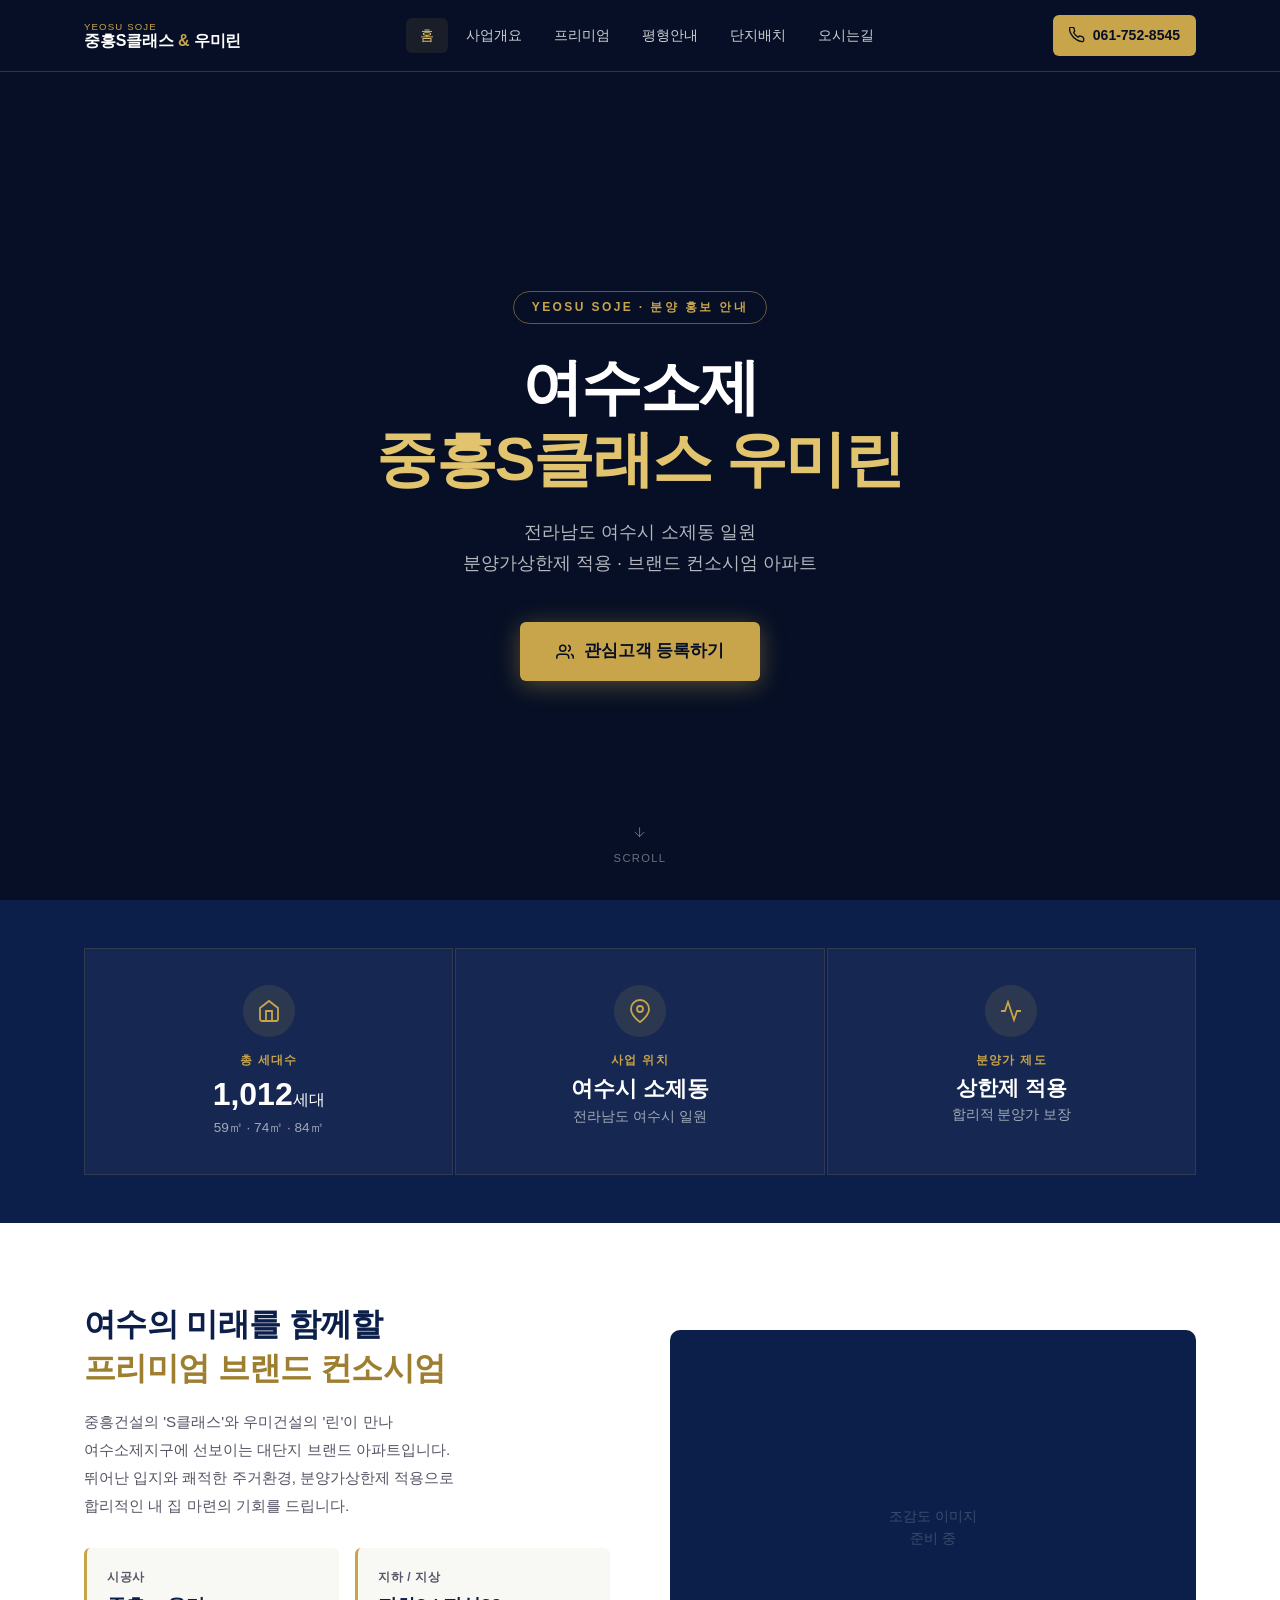
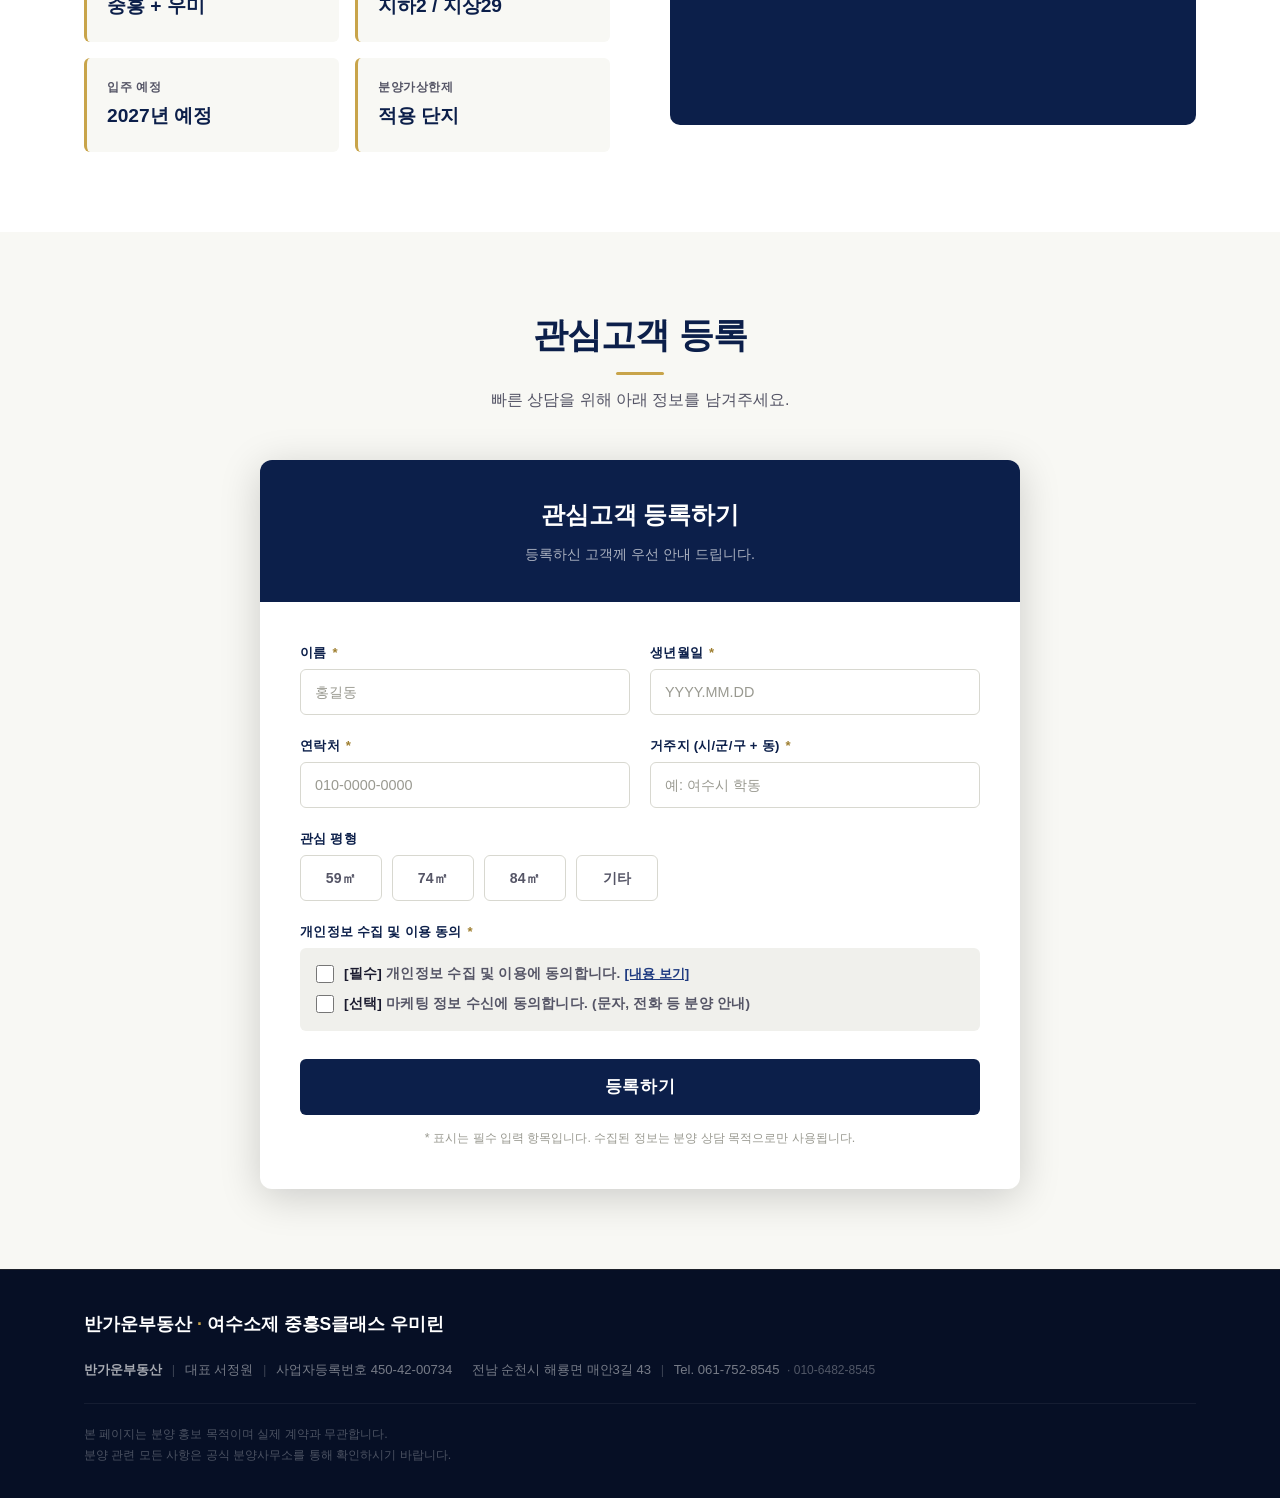
<file: index.html>
<!DOCTYPE html>
<html lang="ko">
<head>
  <meta charset="UTF-8" />
  <meta name="viewport" content="width=device-width, initial-scale=1.0" />
  <title>여수소제 중흥S클래스 우미린 | 분양 홍보 안내</title>
  <meta name="description" content="여수소제 중흥S클래스 우미린 분양 홍보 안내. 전라남도 여수시 소제동 일원. 분양가상한제 적용. 관심고객 등록 접수 중." />
  <meta name="google-site-verification" content="Ij6IKbmeL9rx71hEdf-LCKEsFnjbSiz9T_eEJBcsdVE" />
  <meta name="naver-site-verification" content="fa82c7fdf71fda6fe7c679f4a6b2dc60ab929c32" />
  <link rel="stylesheet" href="css/style.css" />
  <style>
    /* index 전용 추가 스타일 */
    .intro-section {
      background: var(--white);
      padding: 80px 0;
    }
    .intro-grid {
      display: grid;
      grid-template-columns: 1fr 1fr;
      gap: 60px;
      align-items: center;
    }
    .intro-text h2 {
      font-size: clamp(1.5rem, 3vw, 2rem);
      font-weight: 700;
      color: var(--navy);
      line-height: 1.35;
      margin-bottom: 18px;
      letter-spacing: -0.02em;
    }
    .intro-text h2 em {
      font-style: normal;
      color: var(--gold-dark);
    }
    .intro-text p {
      font-size: 0.95rem;
      color: var(--text-light);
      line-height: 1.85;
      margin-bottom: 28px;
    }
    .intro-stats {
      display: grid;
      grid-template-columns: 1fr 1fr;
      gap: 16px;
    }
    .stat-box {
      background: var(--off-white);
      border-radius: var(--radius);
      padding: 20px;
      border-left: 3px solid var(--gold);
    }
    .stat-box .s-label { font-size: 0.75rem; color: var(--text-light); margin-bottom: 4px; font-weight: 600; letter-spacing: 0.05em; }
    .stat-box .s-val { font-size: 1.2rem; font-weight: 800; color: var(--navy); }
    .intro-img {
      border-radius: 10px;
      overflow: hidden;
      aspect-ratio: 4/3;
      background: var(--navy);
      display: flex;
      align-items: center;
      justify-content: center;
    }
    .intro-img img {
      width: 100%;
      height: 100%;
      object-fit: cover;
    }
    @media (max-width: 768px) {
      .intro-grid { grid-template-columns: 1fr; gap: 36px; }
      .intro-img { display: none; }
    }
  </style>
</head>
<body class="page-body">

  <!-- ░░ HEADER ░░ -->
  <header id="site-header">
    <div class="container">
      <div class="header-logo">
        <a href="index.html">
          <span class="logo-sub">Yeosu Soje</span>
          <span class="logo-main">중흥S클래스 <span>&</span> 우미린</span>
        </a>
      </div>

      <nav class="header-nav" aria-label="주 메뉴">
        <a href="index.html" class="active">홈</a>
        <a href="pages/사업개요.html">사업개요</a>
        <a href="pages/프리미엄.html">프리미엄</a>
        <a href="pages/평형안내.html">평형안내</a>
        <a href="pages/단지배치.html">단지배치</a>
        <a href="pages/오시는길.html">오시는길</a>
      </nav>

      <a href="tel:061-752-8545" class="header-phone">
        <svg width="16" height="16" fill="none" stroke="currentColor" stroke-width="2" viewBox="0 0 24 24">
          <path d="M22 16.92v3a2 2 0 01-2.18 2 19.79 19.79 0 01-8.63-3.07A19.5 19.5 0 013.7 11.37 19.79 19.79 0 01.63 2.74 2 2 0 012.61.57h3a2 2 0 012 1.72c.127.96.361 1.903.7 2.81a2 2 0 01-.45 2.11L6.91 8.19a16 16 0 006.9 6.9l.95-.95a2 2 0 012.11-.45c.907.339 1.85.573 2.81.7a2 2 0 011.72 2.03z"/>
        </svg>
        <span class="header-phone-text">061-752-8545</span>
      </a>

      <button class="hamburger" id="hamburger" aria-label="메뉴 열기" aria-expanded="false">
        <span></span><span></span><span></span>
      </button>
    </div>
  </header>

  <!-- 모바일 메뉴 -->
  <nav class="mobile-nav" id="mobile-nav" aria-label="모바일 메뉴">
    <a href="index.html" class="active">홈</a>
    <a href="pages/사업개요.html">사업개요</a>
    <a href="pages/프리미엄.html">프리미엄</a>
    <a href="pages/평형안내.html">평형안내</a>
    <a href="pages/단지배치.html">단지배치</a>
    <a href="pages/오시는길.html">오시는길</a>
    <a href="tel:061-752-8545" class="mobile-nav-phone">📞 061-752-8545</a>
  </nav>

  <main>
    <!-- ░░ HERO ░░ -->
    <section class="hero" aria-label="메인 비주얼">
      <div class="hero-bg" role="img" aria-label="여수소제 중흥S클래스 우미린 조감도"></div>
      <div class="hero-content">
        <span class="hero-label">Yeosu Soje · 분양 홍보 안내</span>
        <h1>
          여수소제<br />
          <strong>중흥S클래스 우미린</strong>
        </h1>
        <p class="hero-sub">
          전라남도 여수시 소제동 일원<br />
          분양가상한제 적용 · 브랜드 컨소시엄 아파트
        </p>
        <a href="#form" class="hero-cta">
          <svg width="18" height="18" fill="none" stroke="currentColor" stroke-width="2" viewBox="0 0 24 24">
            <path d="M17 21v-2a4 4 0 00-4-4H5a4 4 0 00-4 4v2"/><circle cx="9" cy="7" r="4"/>
            <path d="M23 21v-2a4 4 0 00-3-3.87M16 3.13a4 4 0 010 7.75"/>
          </svg>
          관심고객 등록하기
        </a>
      </div>
      <div class="hero-scroll" aria-hidden="true">
        <svg width="16" height="20" fill="none" stroke="currentColor" stroke-width="1.5" viewBox="0 0 24 30">
          <path d="M12 5v14M5 12l7 7 7-7"/>
        </svg>
        SCROLL
      </div>
    </section>

    <!-- ░░ BADGES ░░ -->
    <section class="badges-section" aria-label="핵심 요약">
      <div class="container">
        <div class="badges-grid">

          <div class="badge-item">
            <div class="badge-icon">
              <svg width="24" height="24" fill="none" stroke="currentColor" stroke-width="1.8" viewBox="0 0 24 24">
                <path d="M3 9l9-7 9 7v11a2 2 0 01-2 2H5a2 2 0 01-2-2z"/>
                <polyline points="9 22 9 12 15 12 15 22"/>
              </svg>
            </div>
            <div class="badge-label">총 세대수</div>
            <div class="badge-value">1,012<span style="font-size:1rem;font-weight:500">세대</span></div>
            <div class="badge-unit">59㎡ · 74㎡ · 84㎡</div>
          </div>

          <div class="badge-item">
            <div class="badge-icon">
              <svg width="24" height="24" fill="none" stroke="currentColor" stroke-width="1.8" viewBox="0 0 24 24">
                <path d="M21 10c0 7-9 13-9 13s-9-6-9-13a9 9 0 0118 0z"/>
                <circle cx="12" cy="10" r="3"/>
              </svg>
            </div>
            <div class="badge-label">사업 위치</div>
            <div class="badge-value" style="font-size:1.4rem">여수시 소제동</div>
            <div class="badge-unit">전라남도 여수시 일원</div>
          </div>

          <div class="badge-item">
            <div class="badge-icon">
              <svg width="24" height="24" fill="none" stroke="currentColor" stroke-width="1.8" viewBox="0 0 24 24">
                <polyline points="22 12 18 12 15 21 9 3 6 12 2 12"/>
              </svg>
            </div>
            <div class="badge-label">분양가 제도</div>
            <div class="badge-value" style="font-size:1.3rem">상한제 적용</div>
            <div class="badge-unit">합리적 분양가 보장</div>
          </div>

        </div>
      </div>
    </section>

    <!-- ░░ INTRO ░░ -->
    <section class="intro-section">
      <div class="container">
        <div class="intro-grid">
          <div class="intro-text">
            <h2>
              여수의 미래를 함께할<br />
              <em>프리미엄 브랜드 컨소시엄</em>
            </h2>
            <p>
              중흥건설의 'S클래스'와 우미건설의 '린'이 만나<br />
              여수소제지구에 선보이는 대단지 브랜드 아파트입니다.<br />
              뛰어난 입지와 쾌적한 주거환경, 분양가상한제 적용으로<br />
              합리적인 내 집 마련의 기회를 드립니다.
            </p>
            <div class="intro-stats">
              <div class="stat-box">
                <div class="s-label">시공사</div>
                <div class="s-val">중흥 + 우미</div>
              </div>
              <div class="stat-box">
                <div class="s-label">지하 / 지상</div>
                <div class="s-val">지하2 / 지상29</div>
              </div>
              <div class="stat-box">
                <div class="s-label">입주 예정</div>
                <div class="s-val">2027년 예정</div>
              </div>
              <div class="stat-box">
                <div class="s-label">분양가상한제</div>
                <div class="s-val">적용 단지</div>
              </div>
            </div>
          </div>
          <div class="intro-img">
            <img src="https://www.xn----co1fk2duzs.kr/img/intro_img.jpg"
                 alt="여수소제 중흥S클래스 우미린 조감도"
                 onerror="this.parentElement.innerHTML='<div style=\'display:flex;align-items:center;justify-content:center;width:100%;height:100%;color:rgba(255,255,255,0.2);font-size:0.85rem;text-align:center;padding:20px;\'>조감도 이미지<br>준비 중</div>'" />
          </div>
        </div>
      </div>
    </section>

    <!-- ░░ FORM ░░ -->
    <section class="form-section section" id="form">
      <div class="container">
        <div class="section-title">
          <h2>관심고객 등록</h2>
          <span class="title-bar"></span>
          <p>빠른 상담을 위해 아래 정보를 남겨주세요.</p>
        </div>

        <div class="form-wrap">
          <div class="form-header">
            <h2>관심고객 등록하기</h2>
            <p>등록하신 고객께 우선 안내 드립니다.</p>
          </div>

          <form class="form-body" id="regForm" novalidate>

            <div class="form-row">
              <div class="form-group">
                <label for="name">이름 <span class="req">*</span></label>
                <input type="text" id="name" name="name" placeholder="홍길동" required autocomplete="name" />
              </div>
              <div class="form-group">
                <label for="birthdate">생년월일 <span class="req">*</span></label>
                <input type="text" id="birthdate" name="birthdate" placeholder="YYYY.MM.DD" maxlength="10" required inputmode="numeric" />
              </div>
            </div>

            <div class="form-row">
              <div class="form-group">
                <label for="phone">연락처 <span class="req">*</span></label>
                <input type="tel" id="phone" name="phone" placeholder="010-0000-0000" required autocomplete="tel" inputmode="tel" />
              </div>
              <div class="form-group">
                <label for="region">거주지 (시/군/구 + 동) <span class="req">*</span></label>
                <input type="text" id="region" name="region" placeholder="예: 여수시 학동" required />
              </div>
            </div>

            <div class="form-row full">
              <div class="form-group">
                <label>관심 평형</label>
                <div class="size-options" role="group" aria-label="관심 평형 선택">
                  <input type="radio" class="size-option" id="s59" name="size" value="59㎡" />
                  <label for="s59">59㎡</label>
                  <input type="radio" class="size-option" id="s74" name="size" value="74㎡" />
                  <label for="s74">74㎡</label>
                  <input type="radio" class="size-option" id="s84" name="size" value="84㎡" />
                  <label for="s84">84㎡</label>
                  <input type="radio" class="size-option" id="sEtc" name="size" value="기타" />
                  <label for="sEtc">기타</label>
                </div>
              </div>
            </div>

            <div class="form-row full">
              <div class="form-group">
                <label>개인정보 수집 및 이용 동의 <span class="req">*</span></label>
                <div class="consent-wrap">
                  <div class="consent-row">
                    <input type="checkbox" id="privacyAgree" name="privacyAgree" required />
                    <label for="privacyAgree">
                      <strong>[필수]</strong> 개인정보 수집 및 이용에 동의합니다.
                      <button type="button" class="consent-link" id="privacyModalBtn">[내용 보기]</button>
                    </label>
                  </div>
                  <div class="consent-row">
                    <input type="checkbox" id="marketingAgree" name="marketingAgree" />
                    <label for="marketingAgree">
                      <strong>[선택]</strong> 마케팅 정보 수신에 동의합니다. (문자, 전화 등 분양 안내)
                    </label>
                  </div>
                </div>
              </div>
            </div>

            <div class="form-submit">
              <button type="submit" class="btn-submit" id="submitBtn">등록하기</button>
              <p class="form-note">* 표시는 필수 입력 항목입니다. 수집된 정보는 분양 상담 목적으로만 사용됩니다.</p>
            </div>

          </form>
        </div>
      </div>
    </section>
  </main>

  <!-- ░░ FOOTER ░░ -->
  <footer id="site-footer">
    <div class="container">
      <div class="footer-inner">
        <div class="footer-logo">반가운부동산 <span>·</span> 여수소제 중흥S클래스 우미린</div>
        <div class="footer-info">
          <strong>반가운부동산</strong>
          <span class="footer-divider">|</span>
          대표 서정원
          <span class="footer-divider">|</span>
          사업자등록번호 450-42-00734
          <span class="footer-divider br"></span>
          전남 순천시 해룡면 매안3길 43
          <span class="footer-divider">|</span>
          Tel. 061-752-8545
          <span class="footer-mobile">· 010-6482-8545</span>
        </div>
        <p class="footer-disclaimer">
          본 페이지는 분양 홍보 목적이며 실제 계약과 무관합니다.<br />
          분양 관련 모든 사항은 공식 분양사무소를 통해 확인하시기 바랍니다.
        </p>
      </div>
    </div>
  </footer>

  <!-- ░░ 개인정보 모달 ░░ -->
  <div class="modal-overlay" id="privacyModal" role="dialog" aria-modal="true" aria-labelledby="modal-title">
    <div class="modal-box">
      <div class="modal-header">
        <h3 id="modal-title">개인정보 수집 및 이용 동의</h3>
        <button class="modal-close" id="modalClose" aria-label="닫기">&times;</button>
      </div>
      <div class="modal-body">
        <h4>1. 수집하는 개인정보 항목</h4>
        <p>이름, 생년월일, 연락처(전화번호), 거주지(시/군/구, 동), 관심 평형</p>

        <h4>2. 개인정보의 수집 및 이용 목적</h4>
        <ul>
          <li>분양 관련 상담 및 안내 (전화, 문자)</li>
          <li>관심고객 등록 확인 및 연락</li>
          <li>분양 일정·정보 제공</li>
        </ul>

        <h4>3. 개인정보의 보유 및 이용 기간</h4>
        <p>수집일로부터 <strong>1년</strong> 또는 동의 철회 시까지 보유 후 즉시 파기합니다.</p>

        <h4>4. 동의 거부 권리 및 불이익</h4>
        <p>귀하는 개인정보 제공에 동의하지 않을 권리가 있습니다. 다만, 동의를 거부하시는 경우 관심고객 등록 및 분양 안내 서비스 이용이 제한될 수 있습니다.</p>

        <h4>5. 개인정보 처리자</h4>
        <p>
          반가운부동산 | 대표 서정원<br />
          전남 순천시 해룡면 매안3길 43<br />
          연락처: 010-6482-8545
        </p>

        <h4>6. 마케팅 정보 수신 동의 (선택)</h4>
        <p>선택 동의 항목으로, 분양 관련 광고성 정보(문자, 전화 안내)를 수신하는 데 동의합니다. 동의하지 않아도 서비스 이용에 불이익이 없습니다.</p>
      </div>
      <div class="modal-footer">
        <button class="btn-modal-confirm" id="modalConfirm">확인 후 동의</button>
      </div>
    </div>
  </div>

  <script>
    // ── 햄버거 메뉴 ──
    const ham = document.getElementById('hamburger');
    const mNav = document.getElementById('mobile-nav');
    ham.addEventListener('click', () => {
      const open = mNav.classList.toggle('open');
      ham.classList.toggle('open', open);
      ham.setAttribute('aria-expanded', open);
    });

    // ── 개인정보 모달 ──
    const modal = document.getElementById('privacyModal');
    document.getElementById('privacyModalBtn').addEventListener('click', () => {
      modal.classList.add('open');
    });
    document.getElementById('modalClose').addEventListener('click', () => {
      modal.classList.remove('open');
    });
    document.getElementById('modalConfirm').addEventListener('click', () => {
      document.getElementById('privacyAgree').checked = true;
      modal.classList.remove('open');
    });
    modal.addEventListener('click', e => {
      if (e.target === modal) modal.classList.remove('open');
    });

    // ── 생년월일 자동 포맷 ──
    document.getElementById('birthdate').addEventListener('input', function () {
      let v = this.value.replace(/\D/g, '');
      if (v.length > 4) v = v.slice(0,4) + '.' + v.slice(4);
      if (v.length > 7) v = v.slice(0,7) + '.' + v.slice(7);
      this.value = v.slice(0, 10);
    });

    // ── 전화번호 자동 하이픈 ──
    document.getElementById('phone').addEventListener('input', function () {
      let v = this.value.replace(/\D/g, '');
      if (v.length <= 3) this.value = v;
      else if (v.length <= 7) this.value = v.slice(0,3) + '-' + v.slice(3);
      else this.value = v.slice(0,3) + '-' + v.slice(3,7) + '-' + v.slice(7,11);
    });

    // ── 폼 제출 (hidden form + iframe 방식 — CORS 우회) ──
    const APPS_SCRIPT_URL = 'https://script.google.com/macros/s/AKfycbyvaDe14YsS1ezW_KalAMIRWdNLm2VXMGM4ZbEAXbR8eXC430jJXi7PNleZmpAjU03g/exec';

    // 숨겨진 iframe (응답 수신용)
    const hiddenIframe = document.createElement('iframe');
    hiddenIframe.name = 'gas_iframe';
    hiddenIframe.style.display = 'none';
    document.body.appendChild(hiddenIframe);

    document.getElementById('regForm').addEventListener('submit', function (e) {
      e.preventDefault();

      const name      = document.getElementById('name').value.trim();
      const birthdate = document.getElementById('birthdate').value.trim();
      const phone     = document.getElementById('phone').value.trim();
      const region    = document.getElementById('region').value.trim();
      const sizeEl    = document.querySelector('input[name="size"]:checked');
      const size      = sizeEl ? sizeEl.value : '미선택';
      const privacy   = document.getElementById('privacyAgree').checked;
      const marketing = document.getElementById('marketingAgree').checked;

      // 유효성 검사
      if (!name)            return alert('이름을 입력해주세요.');
      if (!/^\d{4}\.\d{2}\.\d{2}$/.test(birthdate))
                            return alert('생년월일을 YYYY.MM.DD 형식으로 입력해주세요.');
      if (!/^\d{2,3}-\d{3,4}-\d{4}$/.test(phone))
                            return alert('연락처를 올바르게 입력해주세요.');
      if (!region)          return alert('거주지를 입력해주세요.');
      if (!privacy)         return alert('개인정보 수집 및 이용에 동의해주세요.');

      const btn = document.getElementById('submitBtn');
      btn.disabled = true;
      btn.textContent = '전송 중...';

      // hidden form 생성 후 iframe으로 제출
      const fields = {
        name, birthdate, phone, region, size,
        marketing: marketing ? '동의' : '미동의'
      };

      const tempForm = document.createElement('form');
      tempForm.method = 'POST';
      tempForm.action = APPS_SCRIPT_URL;
      tempForm.target = 'gas_iframe';
      tempForm.style.display = 'none';

      Object.entries(fields).forEach(([key, val]) => {
        const input = document.createElement('input');
        input.type  = 'hidden';
        input.name  = key;
        input.value = val;
        tempForm.appendChild(input);
      });

      document.body.appendChild(tempForm);

      hiddenIframe.onload = function () {
        alert('등록되었습니다. 빠른 시일 내 연락드리겠습니다.');
        document.getElementById('regForm').reset();
        btn.disabled = false;
        btn.textContent = '등록하기';
        document.body.removeChild(tempForm);
        hiddenIframe.onload = null;
      };

      tempForm.submit();
    });
  </script>
</body>
</html>
</file>
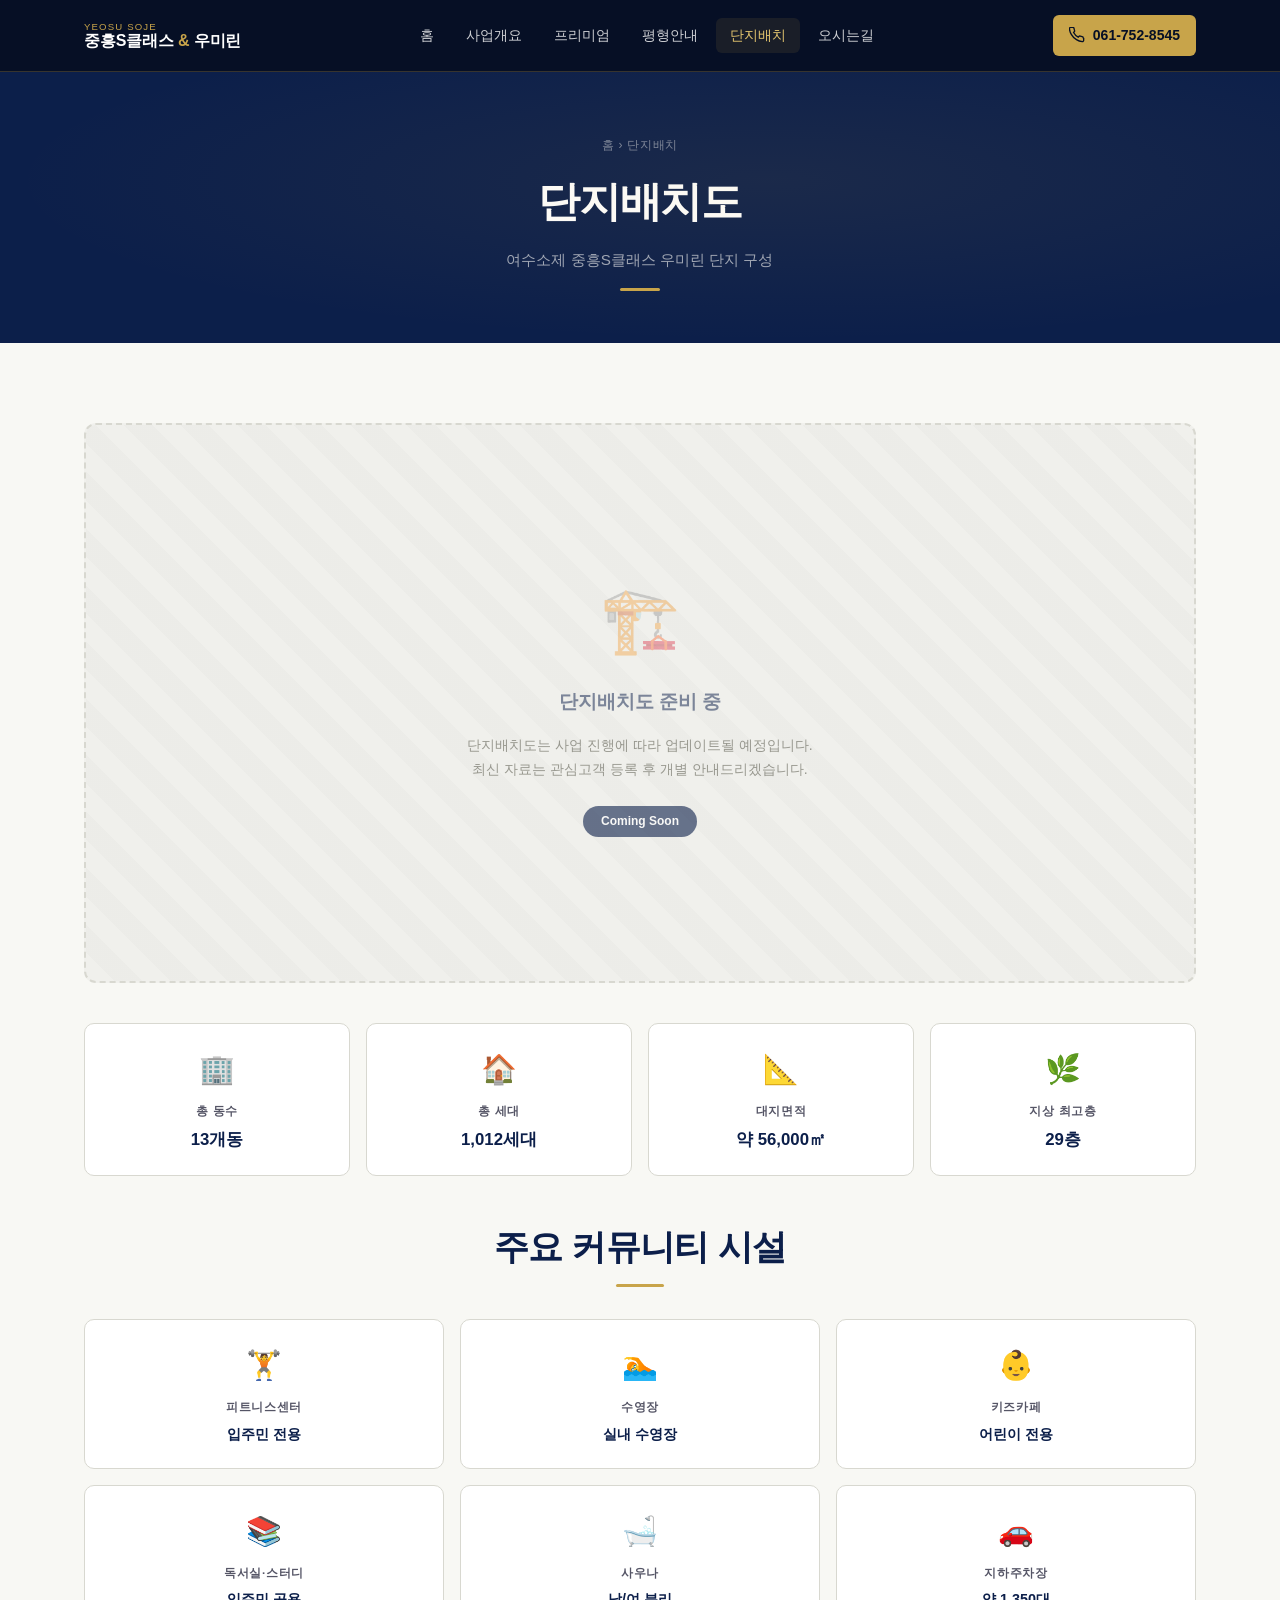
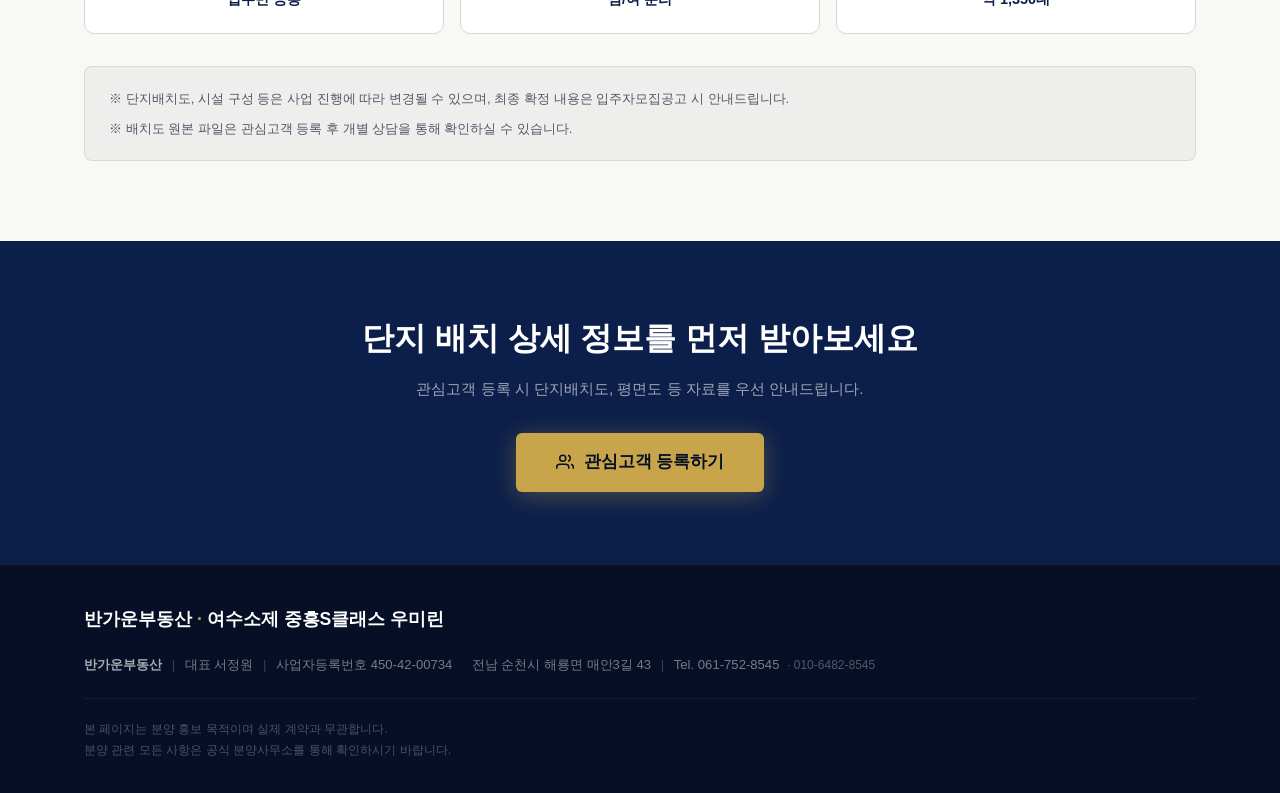
<file: pages/단지배치.html>
<!DOCTYPE html>
<html lang="ko">
<head>
  <meta charset="UTF-8" />
  <meta name="viewport" content="width=device-width, initial-scale=1.0" />
  <title>단지배치 | 여수소제 중흥S클래스 우미린</title>
  <meta name="description" content="여수소제 중흥S클래스 우미린 단지배치도 안내" />
  <link rel="stylesheet" href="../css/style.css" />
  <style>
    .siteplan-section { background: var(--off-white); }
    #site-plan {
      background: var(--gray-light);
      border: 2px dashed var(--gray);
      border-radius: 12px;
      min-height: 560px;
      display: flex;
      flex-direction: column;
      align-items: center;
      justify-content: center;
      text-align: center;
      gap: 16px;
      padding: 40px;
      position: relative;
      overflow: hidden;
    }
    #site-plan::before {
      content: '';
      position: absolute;
      inset: 0;
      background: repeating-linear-gradient(
        45deg,
        transparent,
        transparent 20px,
        rgba(0,0,0,0.015) 20px,
        rgba(0,0,0,0.015) 40px
      );
    }
    #site-plan .sp-icon { font-size: 4rem; opacity: 0.35; }
    #site-plan h3 {
      font-size: 1.2rem;
      font-weight: 700;
      color: var(--navy);
      opacity: 0.5;
    }
    #site-plan p { font-size: 0.88rem; color: var(--gray-mid); line-height: 1.7; }
    #site-plan .sp-badge {
      display: inline-block;
      background: var(--navy);
      color: var(--white);
      font-size: 0.75rem;
      font-weight: 600;
      padding: 6px 18px;
      border-radius: 100px;
      margin-top: 8px;
      opacity: 0.6;
    }

    /* 단지 정보 요약 */
    .siteplan-info {
      display: grid;
      grid-template-columns: repeat(4, 1fr);
      gap: 16px;
      margin-top: 40px;
    }
    .spi-box {
      background: var(--white);
      border: 1px solid var(--gray);
      border-radius: 10px;
      padding: 22px 18px;
      text-align: center;
    }
    .spi-box .spi-icon { font-size: 1.8rem; margin-bottom: 10px; }
    .spi-box .spi-label { font-size: 0.72rem; color: var(--text-light); font-weight: 600; letter-spacing: 0.06em; margin-bottom: 6px; }
    .spi-box .spi-val { font-size: 1.05rem; font-weight: 800; color: var(--navy); }

    /* 안내 박스 */
    .notice-box {
      background: rgba(12,31,74,0.04);
      border: 1px solid rgba(12,31,74,0.1);
      border-radius: 8px;
      padding: 20px 24px;
      margin-top: 32px;
    }
    .notice-box p {
      font-size: 0.82rem;
      color: var(--text-light);
      line-height: 1.8;
    }
    .notice-box p::before { content: '※ '; }

    @media (max-width: 768px) {
      .siteplan-info { grid-template-columns: repeat(2, 1fr); }
    }
    @media (max-width: 480px) {
      .siteplan-info { grid-template-columns: 1fr 1fr; }
    }
  </style>
</head>
<body class="page-body">

  <!-- ░░ HEADER ░░ -->
  <header id="site-header">
    <div class="container">
      <div class="header-logo">
        <a href="../index.html">
          <span class="logo-sub">Yeosu Soje</span>
          <span class="logo-main">중흥S클래스 <span>&</span> 우미린</span>
        </a>
      </div>
      <nav class="header-nav" aria-label="주 메뉴">
        <a href="../index.html">홈</a>
        <a href="사업개요.html">사업개요</a>
        <a href="프리미엄.html">프리미엄</a>
        <a href="평형안내.html">평형안내</a>
        <a href="단지배치.html" class="active">단지배치</a>
        <a href="오시는길.html">오시는길</a>
      </nav>
      <a href="tel:061-752-8545" class="header-phone">
        <svg width="16" height="16" fill="none" stroke="currentColor" stroke-width="2" viewBox="0 0 24 24">
          <path d="M22 16.92v3a2 2 0 01-2.18 2 19.79 19.79 0 01-8.63-3.07A19.5 19.5 0 013.7 11.37 19.79 19.79 0 01.63 2.74 2 2 0 012.61.57h3a2 2 0 012 1.72c.127.96.361 1.903.7 2.81a2 2 0 01-.45 2.11L6.91 8.19a16 16 0 006.9 6.9l.95-.95a2 2 0 012.11-.45c.907.339 1.85.573 2.81.7a2 2 0 011.72 2.03z"/>
        </svg>
        <span class="header-phone-text">061-752-8545</span>
      </a>
      <button class="hamburger" id="hamburger" aria-label="메뉴 열기" aria-expanded="false">
        <span></span><span></span><span></span>
      </button>
    </div>
  </header>

  <nav class="mobile-nav" id="mobile-nav">
    <a href="../index.html">홈</a>
    <a href="사업개요.html">사업개요</a>
    <a href="프리미엄.html">프리미엄</a>
    <a href="평형안내.html">평형안내</a>
    <a href="단지배치.html" class="active">단지배치</a>
    <a href="오시는길.html">오시는길</a>
    <a href="tel:061-752-8545" class="mobile-nav-phone">📞 061-752-8545</a>
  </nav>

  <main>
    <!-- ░░ SUB HERO ░░ -->
    <section class="sub-hero">
      <div class="container">
        <div class="breadcrumb">
          <a href="../index.html">홈</a> &rsaquo; 단지배치
        </div>
        <h1>단지배치도</h1>
        <p>여수소제 중흥S클래스 우미린 단지 구성</p>
        <span class="sub-hero-bar"></span>
      </div>
    </section>

    <!-- ░░ SITE PLAN ░░ -->
    <section class="siteplan-section section">
      <div class="container">

        <!-- 단지배치도 placeholder -->
        <div id="site-plan" role="img" aria-label="단지배치도 준비중">
          <div class="sp-icon">🏗️</div>
          <h3>단지배치도 준비 중</h3>
          <p>
            단지배치도는 사업 진행에 따라 업데이트될 예정입니다.<br />
            최신 자료는 관심고객 등록 후 개별 안내드리겠습니다.
          </p>
          <span class="sp-badge">Coming Soon</span>
        </div>

        <!-- 단지 구성 정보 -->
        <div class="siteplan-info">
          <div class="spi-box">
            <div class="spi-icon">🏢</div>
            <div class="spi-label">총 동수</div>
            <div class="spi-val">13개동</div>
          </div>
          <div class="spi-box">
            <div class="spi-icon">🏠</div>
            <div class="spi-label">총 세대</div>
            <div class="spi-val">1,012세대</div>
          </div>
          <div class="spi-box">
            <div class="spi-icon">📐</div>
            <div class="spi-label">대지면적</div>
            <div class="spi-val">약 56,000㎡</div>
          </div>
          <div class="spi-box">
            <div class="spi-icon">🌿</div>
            <div class="spi-label">지상 최고층</div>
            <div class="spi-val">29층</div>
          </div>
        </div>

        <!-- 주요 시설 안내 -->
        <div style="margin-top:48px;">
          <div class="section-title" style="margin-bottom:32px;">
            <h2>주요 커뮤니티 시설</h2>
            <span class="title-bar"></span>
          </div>
          <div style="display:grid;grid-template-columns:repeat(3,1fr);gap:16px;">
            <div class="spi-box">
              <div class="spi-icon">🏋️</div>
              <div class="spi-label">피트니스센터</div>
              <div class="spi-val" style="font-size:0.9rem;">입주민 전용</div>
            </div>
            <div class="spi-box">
              <div class="spi-icon">🏊</div>
              <div class="spi-label">수영장</div>
              <div class="spi-val" style="font-size:0.9rem;">실내 수영장</div>
            </div>
            <div class="spi-box">
              <div class="spi-icon">👶</div>
              <div class="spi-label">키즈카페</div>
              <div class="spi-val" style="font-size:0.9rem;">어린이 전용</div>
            </div>
            <div class="spi-box">
              <div class="spi-icon">📚</div>
              <div class="spi-label">독서실·스터디</div>
              <div class="spi-val" style="font-size:0.9rem;">입주민 공용</div>
            </div>
            <div class="spi-box">
              <div class="spi-icon">🛁</div>
              <div class="spi-label">사우나</div>
              <div class="spi-val" style="font-size:0.9rem;">남/여 분리</div>
            </div>
            <div class="spi-box">
              <div class="spi-icon">🚗</div>
              <div class="spi-label">지하주차장</div>
              <div class="spi-val" style="font-size:0.9rem;">약 1,350대</div>
            </div>
          </div>
        </div>

        <div class="notice-box" style="margin-top:32px;">
          <p>단지배치도, 시설 구성 등은 사업 진행에 따라 변경될 수 있으며, 최종 확정 내용은 입주자모집공고 시 안내드립니다.</p>
          <p style="margin-top:6px;">배치도 원본 파일은 관심고객 등록 후 개별 상담을 통해 확인하실 수 있습니다.</p>
        </div>

      </div>
    </section>

    <!-- ░░ CTA ░░ -->
    <section class="cta-section">
      <div class="container">
        <h2>단지 배치 상세 정보를 먼저 받아보세요</h2>
        <p>관심고객 등록 시 단지배치도, 평면도 등 자료를 우선 안내드립니다.</p>
        <a href="../index.html#form" class="btn-cta">
          <svg width="18" height="18" fill="none" stroke="currentColor" stroke-width="2" viewBox="0 0 24 24">
            <path d="M17 21v-2a4 4 0 00-4-4H5a4 4 0 00-4 4v2"/><circle cx="9" cy="7" r="4"/>
            <path d="M23 21v-2a4 4 0 00-3-3.87M16 3.13a4 4 0 010 7.75"/>
          </svg>
          관심고객 등록하기
        </a>
      </div>
    </section>
  </main>

  <!-- ░░ FOOTER ░░ -->
  <footer id="site-footer">
    <div class="container">
      <div class="footer-inner">
        <div class="footer-logo">반가운부동산 <span>·</span> 여수소제 중흥S클래스 우미린</div>
        <div class="footer-info">
          <strong>반가운부동산</strong>
          <span class="footer-divider">|</span>
          대표 서정원
          <span class="footer-divider">|</span>
          사업자등록번호 450-42-00734
          <span class="footer-divider br"></span>
          전남 순천시 해룡면 매안3길 43
          <span class="footer-divider">|</span>
          Tel. 061-752-8545
          <span class="footer-mobile">· 010-6482-8545</span>
        </div>
        <p class="footer-disclaimer">
          본 페이지는 분양 홍보 목적이며 실제 계약과 무관합니다.<br />
          분양 관련 모든 사항은 공식 분양사무소를 통해 확인하시기 바랍니다.
        </p>
      </div>
    </div>
  </footer>

  <script>
    const ham = document.getElementById('hamburger');
    const mNav = document.getElementById('mobile-nav');
    ham.addEventListener('click', () => {
      const open = mNav.classList.toggle('open');
      ham.classList.toggle('open', open);
      ham.setAttribute('aria-expanded', open);
    });
  </script>
</body>
</html>
</file>
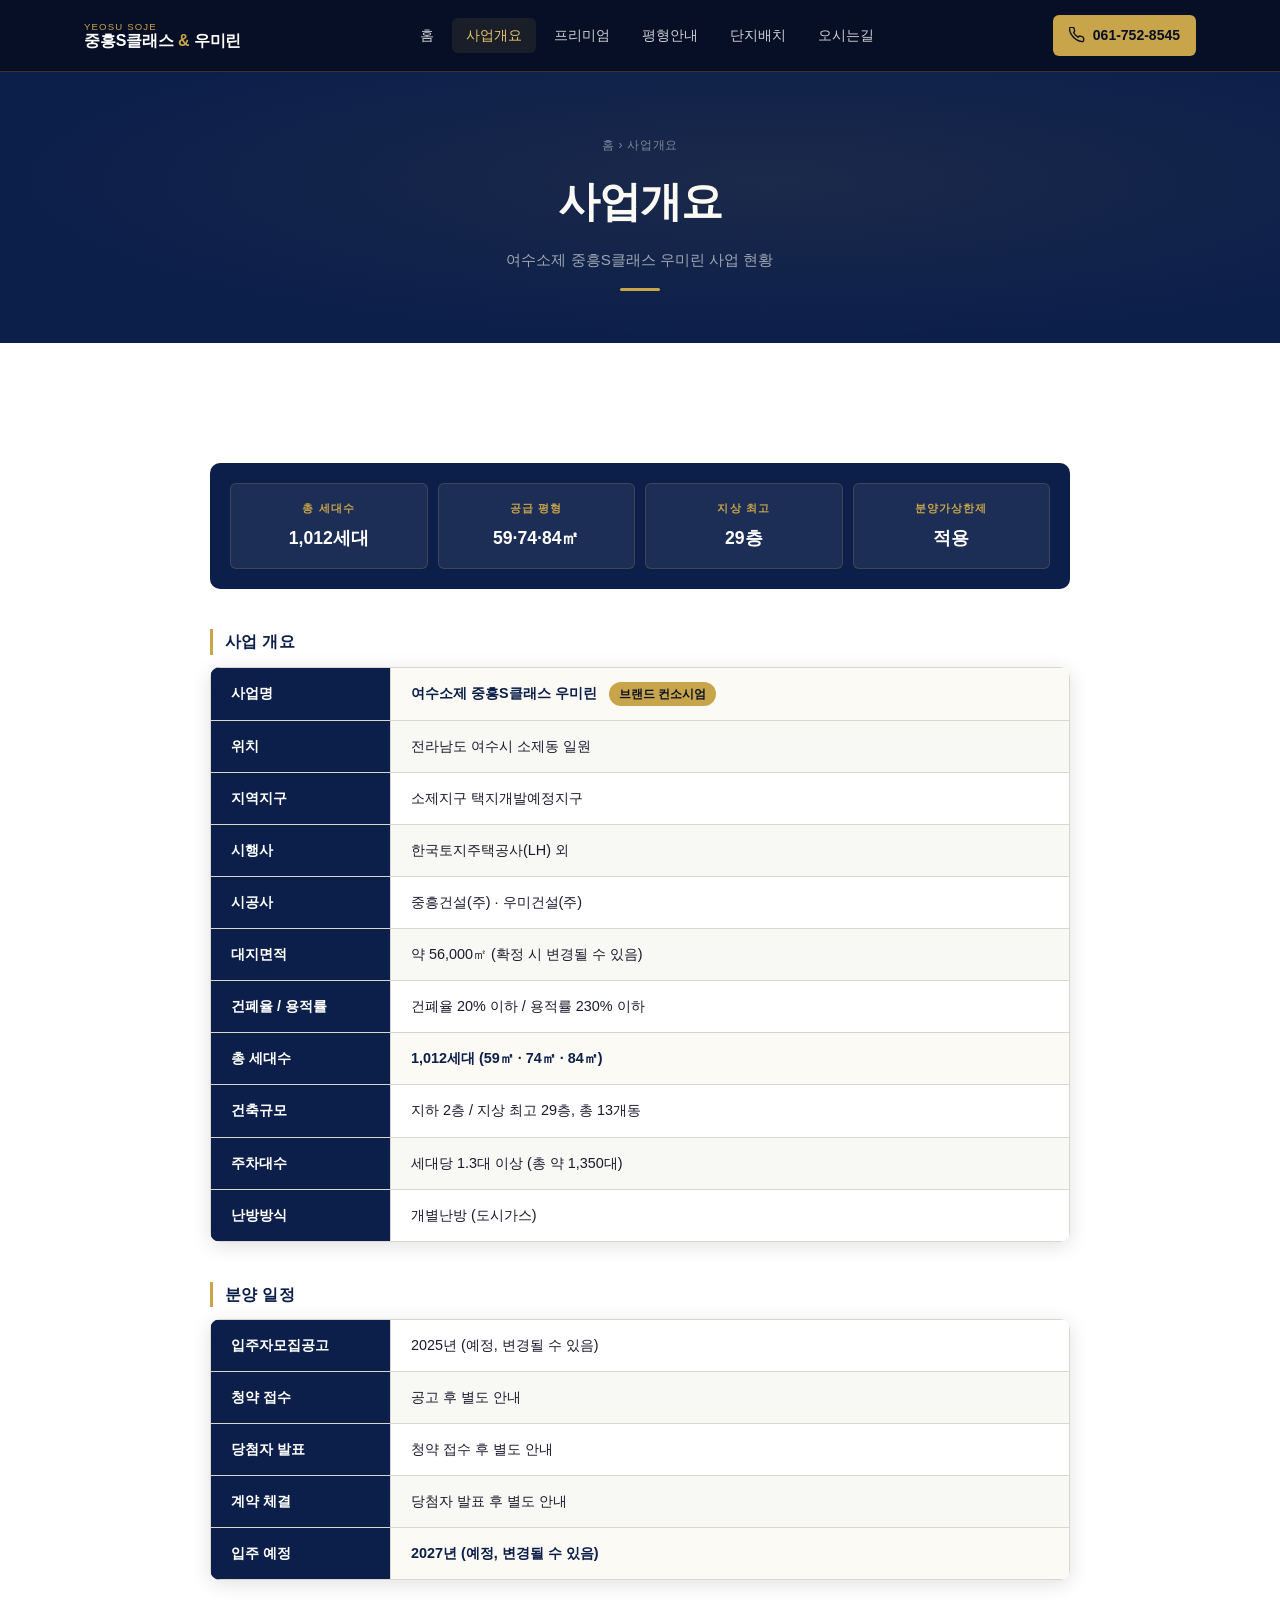
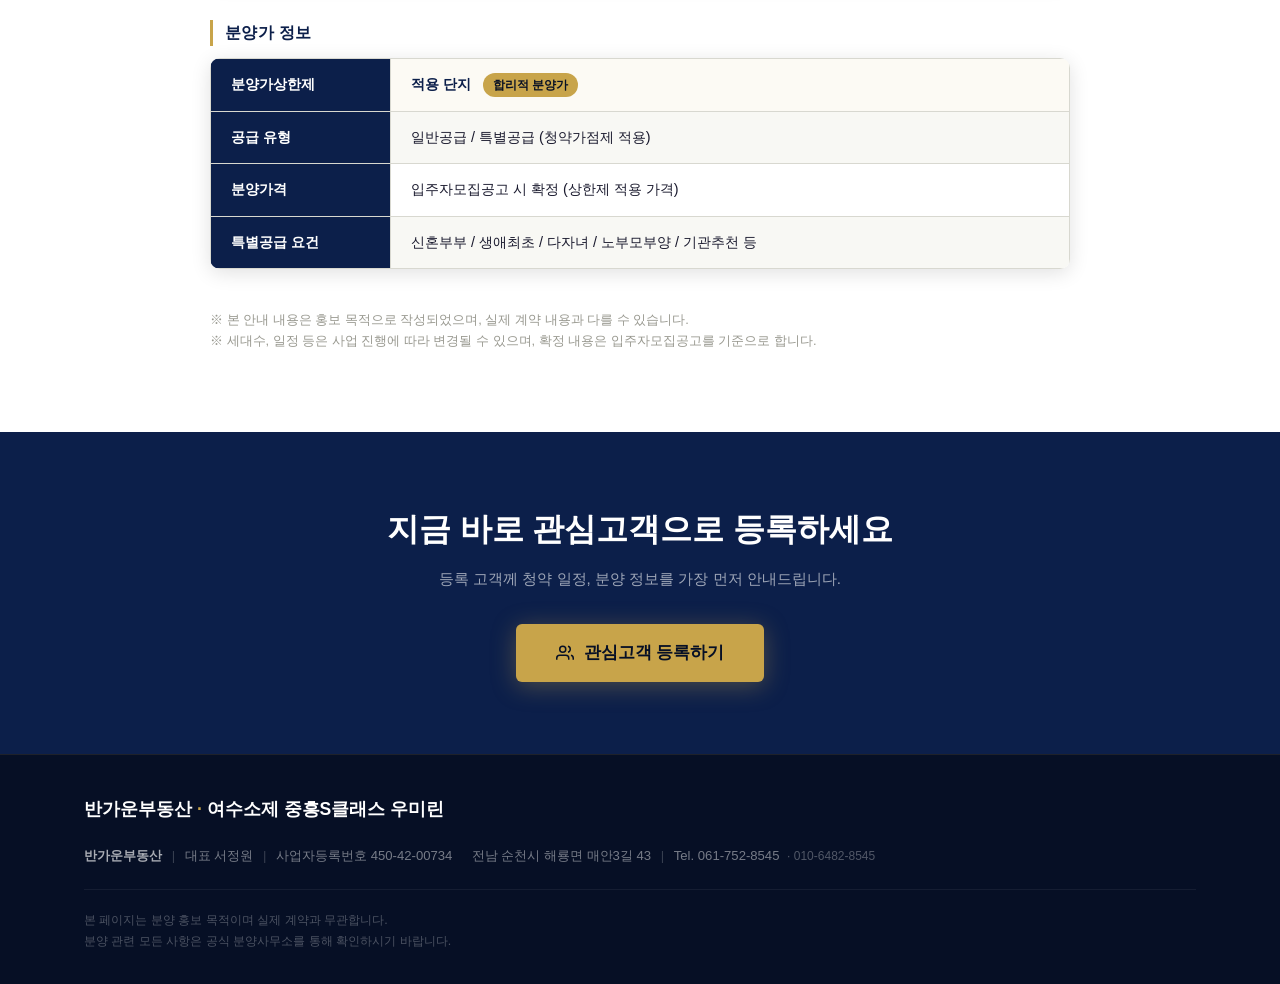
<file: pages/사업개요.html>
<!DOCTYPE html>
<html lang="ko">
<head>
  <meta charset="UTF-8" />
  <meta name="viewport" content="width=device-width, initial-scale=1.0" />
  <title>사업개요 | 여수소제 중흥S클래스 우미린</title>
  <meta name="description" content="여수소제 중흥S클래스 우미린 사업개요 - 사업명, 위치, 세대수, 분양 일정 안내" />
  <link rel="stylesheet" href="../css/style.css" />
  <style>
    .overview-wrap {
      max-width: 860px;
      margin: 0 auto;
    }
    .table-wrap {
      overflow-x: auto;
      border-radius: 10px;
      box-shadow: var(--shadow);
      margin-bottom: 40px;
    }
    .table-section-title {
      font-size: 1rem;
      font-weight: 700;
      color: var(--navy);
      margin: 40px 0 12px;
      padding-left: 12px;
      border-left: 3px solid var(--gold);
      letter-spacing: 0.02em;
    }
    .highlight-row td { background: rgba(200,164,74,0.06) !important; font-weight: 600; color: var(--navy); }
    .tag {
      display: inline-block;
      background: var(--gold);
      color: var(--navy-dark);
      font-size: 0.72rem;
      font-weight: 700;
      padding: 3px 10px;
      border-radius: 100px;
      margin-left: 8px;
      vertical-align: middle;
    }
    .badge-row {
      display: flex;
      flex-wrap: wrap;
      gap: 10px;
      padding: 20px;
      background: var(--navy);
      border-radius: 10px;
      margin-top: 40px;
    }
    .info-badge {
      display: flex;
      flex-direction: column;
      align-items: center;
      background: rgba(255,255,255,0.07);
      border: 1px solid rgba(200,164,74,0.2);
      border-radius: var(--radius);
      padding: 16px 24px;
      flex: 1;
      min-width: 140px;
      text-align: center;
    }
    .info-badge .ib-label { font-size: 0.7rem; color: var(--gold); letter-spacing: 0.1em; font-weight: 600; margin-bottom: 6px; }
    .info-badge .ib-val { font-size: 1.1rem; font-weight: 800; color: var(--white); }
  </style>
</head>
<body class="page-body">

  <!-- ░░ HEADER ░░ -->
  <header id="site-header">
    <div class="container">
      <div class="header-logo">
        <a href="../index.html">
          <span class="logo-sub">Yeosu Soje</span>
          <span class="logo-main">중흥S클래스 <span>&</span> 우미린</span>
        </a>
      </div>
      <nav class="header-nav" aria-label="주 메뉴">
        <a href="../index.html">홈</a>
        <a href="사업개요.html" class="active">사업개요</a>
        <a href="프리미엄.html">프리미엄</a>
        <a href="평형안내.html">평형안내</a>
        <a href="단지배치.html">단지배치</a>
        <a href="오시는길.html">오시는길</a>
      </nav>
      <a href="tel:061-752-8545" class="header-phone">
        <svg width="16" height="16" fill="none" stroke="currentColor" stroke-width="2" viewBox="0 0 24 24">
          <path d="M22 16.92v3a2 2 0 01-2.18 2 19.79 19.79 0 01-8.63-3.07A19.5 19.5 0 013.7 11.37 19.79 19.79 0 01.63 2.74 2 2 0 012.61.57h3a2 2 0 012 1.72c.127.96.361 1.903.7 2.81a2 2 0 01-.45 2.11L6.91 8.19a16 16 0 006.9 6.9l.95-.95a2 2 0 012.11-.45c.907.339 1.85.573 2.81.7a2 2 0 011.72 2.03z"/>
        </svg>
        <span class="header-phone-text">061-752-8545</span>
      </a>
      <button class="hamburger" id="hamburger" aria-label="메뉴 열기" aria-expanded="false">
        <span></span><span></span><span></span>
      </button>
    </div>
  </header>

  <nav class="mobile-nav" id="mobile-nav">
    <a href="../index.html">홈</a>
    <a href="사업개요.html" class="active">사업개요</a>
    <a href="프리미엄.html">프리미엄</a>
    <a href="평형안내.html">평형안내</a>
    <a href="단지배치.html">단지배치</a>
    <a href="오시는길.html">오시는길</a>
    <a href="tel:061-752-8545" class="mobile-nav-phone">📞 061-752-8545</a>
  </nav>

  <main>
    <!-- ░░ SUB HERO ░░ -->
    <section class="sub-hero">
      <div class="container">
        <div class="breadcrumb">
          <a href="../index.html">홈</a> &rsaquo; 사업개요
        </div>
        <h1>사업개요</h1>
        <p>여수소제 중흥S클래스 우미린 사업 현황</p>
        <span class="sub-hero-bar"></span>
      </div>
    </section>

    <!-- ░░ CONTENT ░░ -->
    <section class="section">
      <div class="container">
        <div class="overview-wrap">

          <!-- 요약 배지 -->
          <div class="badge-row">
            <div class="info-badge">
              <span class="ib-label">총 세대수</span>
              <span class="ib-val">1,012세대</span>
            </div>
            <div class="info-badge">
              <span class="ib-label">공급 평형</span>
              <span class="ib-val">59·74·84㎡</span>
            </div>
            <div class="info-badge">
              <span class="ib-label">지상 최고</span>
              <span class="ib-val">29층</span>
            </div>
            <div class="info-badge">
              <span class="ib-label">분양가상한제</span>
              <span class="ib-val">적용</span>
            </div>
          </div>

          <!-- 사업 개요 테이블 -->
          <p class="table-section-title">사업 개요</p>
          <div class="table-wrap">
            <table class="data-table">
              <tbody>
                <tr class="highlight-row">
                  <th>사업명</th>
                  <td>여수소제 중흥S클래스 우미린 <span class="tag">브랜드 컨소시엄</span></td>
                </tr>
                <tr>
                  <th>위치</th>
                  <td>전라남도 여수시 소제동 일원</td>
                </tr>
                <tr>
                  <th>지역지구</th>
                  <td>소제지구 택지개발예정지구</td>
                </tr>
                <tr>
                  <th>시행사</th>
                  <td>한국토지주택공사(LH) 외</td>
                </tr>
                <tr>
                  <th>시공사</th>
                  <td>중흥건설(주) · 우미건설(주)</td>
                </tr>
                <tr>
                  <th>대지면적</th>
                  <td>약 56,000㎡ (확정 시 변경될 수 있음)</td>
                </tr>
                <tr>
                  <th>건폐율 / 용적률</th>
                  <td>건폐율 20% 이하 / 용적률 230% 이하</td>
                </tr>
                <tr class="highlight-row">
                  <th>총 세대수</th>
                  <td>1,012세대 (59㎡ · 74㎡ · 84㎡)</td>
                </tr>
                <tr>
                  <th>건축규모</th>
                  <td>지하 2층 / 지상 최고 29층, 총 13개동</td>
                </tr>
                <tr>
                  <th>주차대수</th>
                  <td>세대당 1.3대 이상 (총 약 1,350대)</td>
                </tr>
                <tr>
                  <th>난방방식</th>
                  <td>개별난방 (도시가스)</td>
                </tr>
              </tbody>
            </table>
          </div>

          <!-- 분양 일정 테이블 -->
          <p class="table-section-title">분양 일정</p>
          <div class="table-wrap">
            <table class="data-table">
              <tbody>
                <tr>
                  <th>입주자모집공고</th>
                  <td>2025년 (예정, 변경될 수 있음)</td>
                </tr>
                <tr>
                  <th>청약 접수</th>
                  <td>공고 후 별도 안내</td>
                </tr>
                <tr>
                  <th>당첨자 발표</th>
                  <td>청약 접수 후 별도 안내</td>
                </tr>
                <tr>
                  <th>계약 체결</th>
                  <td>당첨자 발표 후 별도 안내</td>
                </tr>
                <tr class="highlight-row">
                  <th>입주 예정</th>
                  <td>2027년 (예정, 변경될 수 있음)</td>
                </tr>
              </tbody>
            </table>
          </div>

          <!-- 분양가 안내 -->
          <p class="table-section-title">분양가 정보</p>
          <div class="table-wrap">
            <table class="data-table">
              <tbody>
                <tr class="highlight-row">
                  <th>분양가상한제</th>
                  <td>적용 단지 <span class="tag">합리적 분양가</span></td>
                </tr>
                <tr>
                  <th>공급 유형</th>
                  <td>일반공급 / 특별공급 (청약가점제 적용)</td>
                </tr>
                <tr>
                  <th>분양가격</th>
                  <td>입주자모집공고 시 확정 (상한제 적용 가격)</td>
                </tr>
                <tr>
                  <th>특별공급 요건</th>
                  <td>신혼부부 / 생애최초 / 다자녀 / 노부모부양 / 기관추천 등</td>
                </tr>
              </tbody>
            </table>
          </div>

          <p style="font-size:0.8rem;color:var(--gray-mid);margin-top:16px;line-height:1.7;">
            ※ 본 안내 내용은 홍보 목적으로 작성되었으며, 실제 계약 내용과 다를 수 있습니다.<br />
            ※ 세대수, 일정 등은 사업 진행에 따라 변경될 수 있으며, 확정 내용은 입주자모집공고를 기준으로 합니다.
          </p>

        </div>
      </div>
    </section>

    <!-- ░░ CTA ░░ -->
    <section class="cta-section">
      <div class="container">
        <h2>지금 바로 관심고객으로 등록하세요</h2>
        <p>등록 고객께 청약 일정, 분양 정보를 가장 먼저 안내드립니다.</p>
        <a href="../index.html#form" class="btn-cta">
          <svg width="18" height="18" fill="none" stroke="currentColor" stroke-width="2" viewBox="0 0 24 24">
            <path d="M17 21v-2a4 4 0 00-4-4H5a4 4 0 00-4 4v2"/><circle cx="9" cy="7" r="4"/>
            <path d="M23 21v-2a4 4 0 00-3-3.87M16 3.13a4 4 0 010 7.75"/>
          </svg>
          관심고객 등록하기
        </a>
      </div>
    </section>
  </main>

  <!-- ░░ FOOTER ░░ -->
  <footer id="site-footer">
    <div class="container">
      <div class="footer-inner">
        <div class="footer-logo">반가운부동산 <span>·</span> 여수소제 중흥S클래스 우미린</div>
        <div class="footer-info">
          <strong>반가운부동산</strong>
          <span class="footer-divider">|</span>
          대표 서정원
          <span class="footer-divider">|</span>
          사업자등록번호 450-42-00734
          <span class="footer-divider br"></span>
          전남 순천시 해룡면 매안3길 43
          <span class="footer-divider">|</span>
          Tel. 061-752-8545
          <span class="footer-mobile">· 010-6482-8545</span>
        </div>
        <p class="footer-disclaimer">
          본 페이지는 분양 홍보 목적이며 실제 계약과 무관합니다.<br />
          분양 관련 모든 사항은 공식 분양사무소를 통해 확인하시기 바랍니다.
        </p>
      </div>
    </div>
  </footer>

  <script>
    const ham = document.getElementById('hamburger');
    const mNav = document.getElementById('mobile-nav');
    ham.addEventListener('click', () => {
      const open = mNav.classList.toggle('open');
      ham.classList.toggle('open', open);
      ham.setAttribute('aria-expanded', open);
    });
  </script>
</body>
</html>
</file>
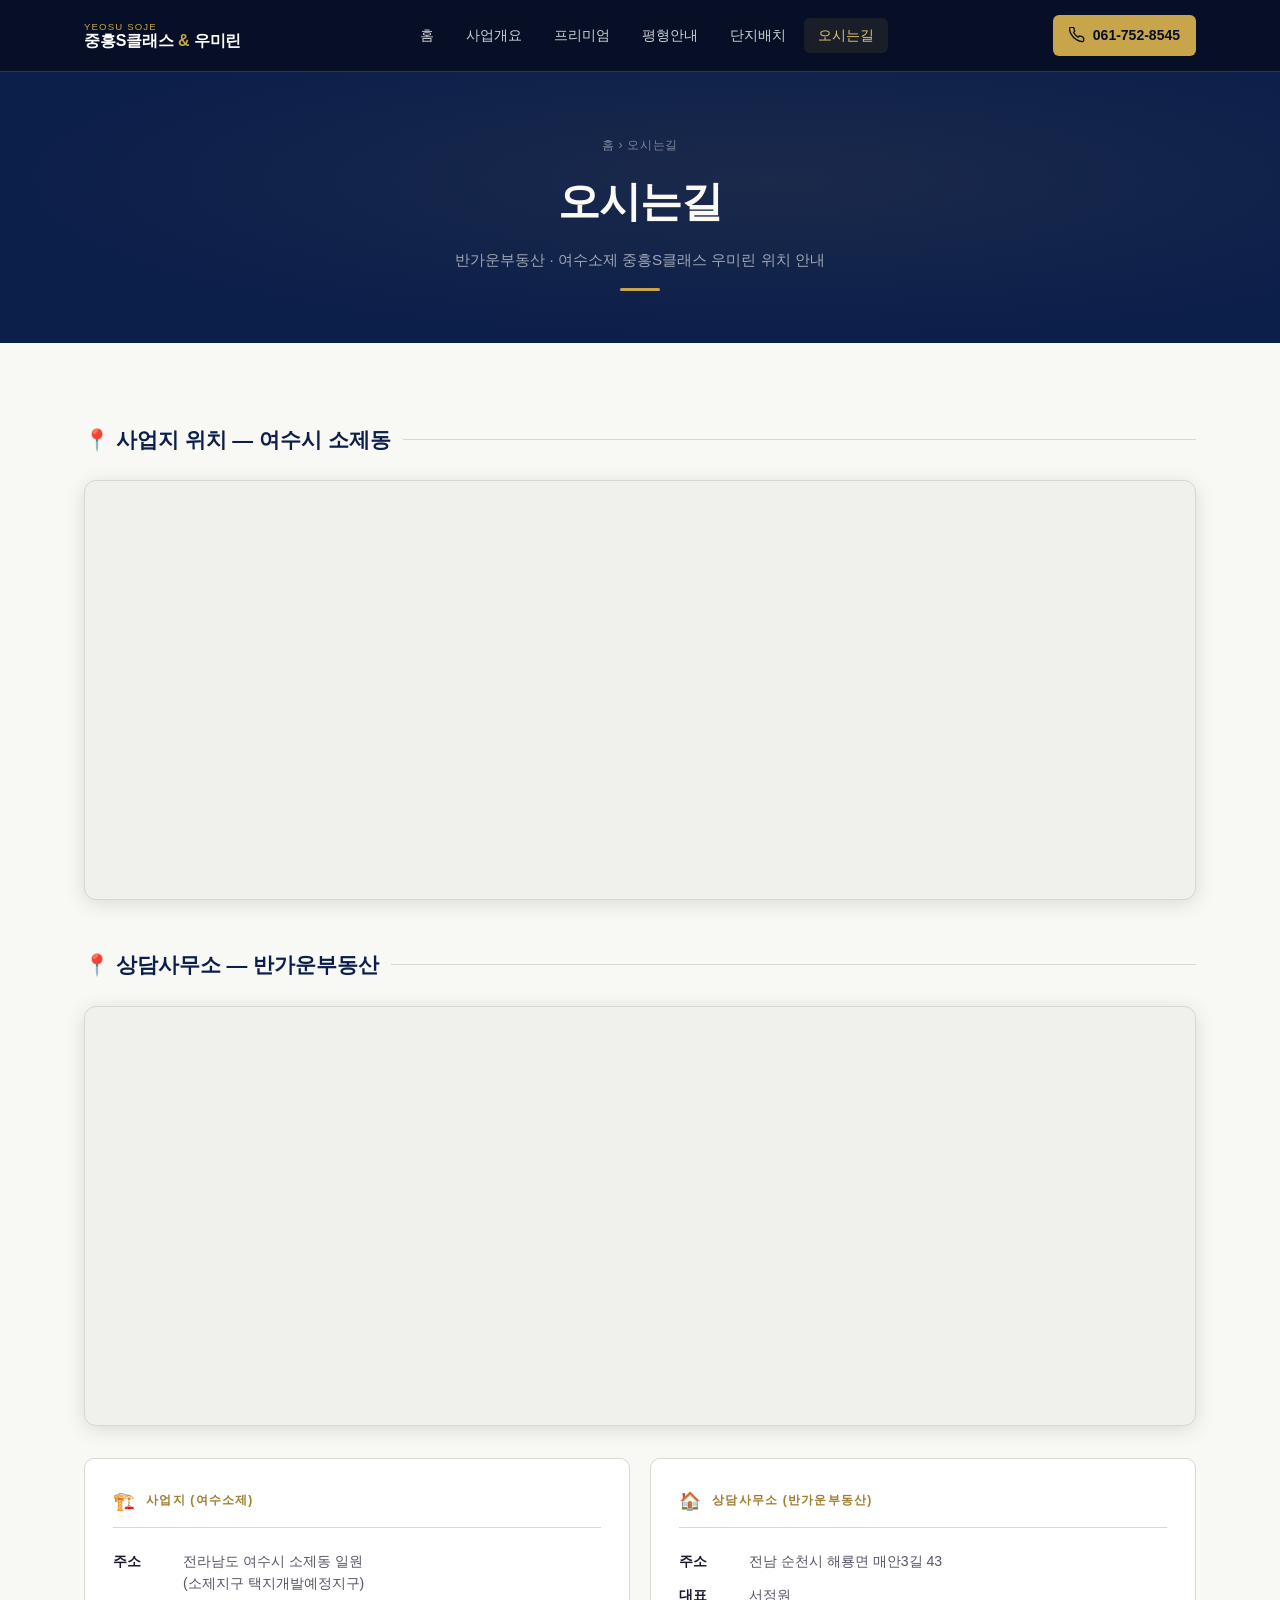
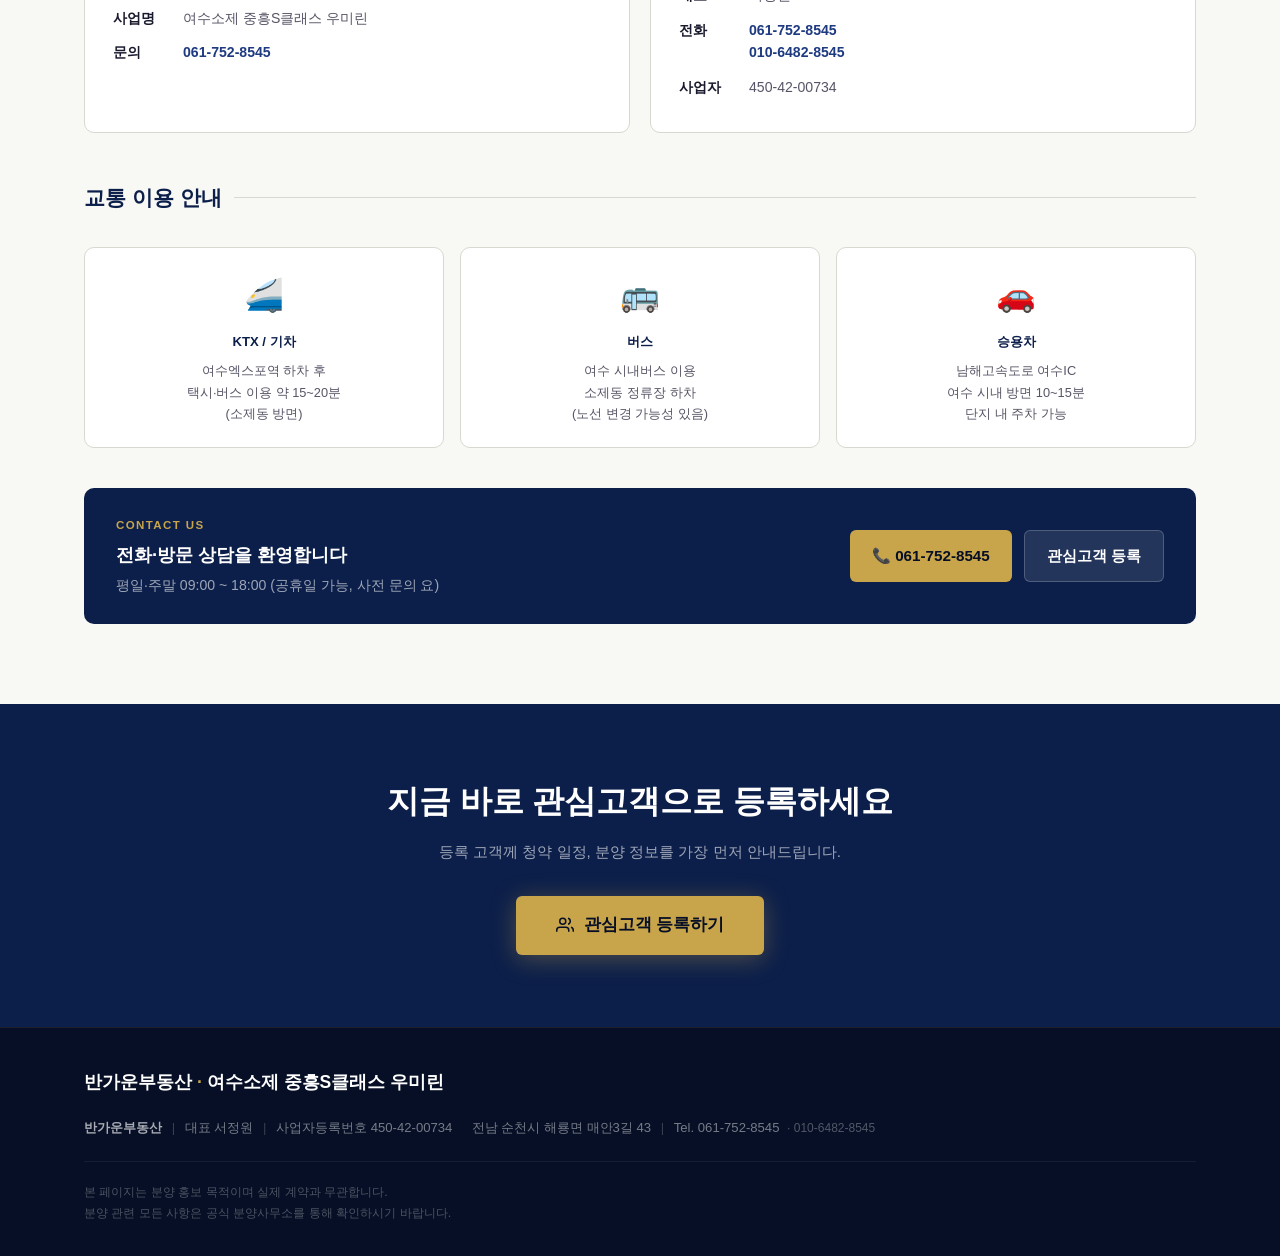
<file: pages/오시는길.html>
<!DOCTYPE html>
<html lang="ko">
<head>
  <meta charset="UTF-8" />
  <meta name="viewport" content="width=device-width, initial-scale=1.0" />
  <title>오시는길 | 여수소제 중흥S클래스 우미린</title>
  <meta name="description" content="여수소제 중흥S클래스 우미린 위치 안내 - 전라남도 여수시 소제동 및 반가운부동산 오시는길" />
  <link rel="stylesheet" href="../css/style.css" />
  <style>
    .map-section { background: var(--off-white); }

    /* 실제 카카오맵 컨테이너 */
    .kakao-map-container {
      width: 100%;
      height: 420px;
      border-radius: 12px;
      overflow: hidden;
      box-shadow: var(--shadow);
      border: 1px solid var(--gray);
      background: var(--gray-light);
    }
    .kakao-map-container iframe {
      width: 100%;
      height: 100%;
      border: none;
      display: block;
    }

    /* 지도 플레이스홀더 (iframe 로드 실패 시) */
    .map-placeholder {
      width: 100%;
      height: 420px;
      border-radius: 12px;
      border: 2px dashed var(--gray);
      display: flex;
      flex-direction: column;
      align-items: center;
      justify-content: center;
      gap: 14px;
      background: var(--gray-light);
      color: var(--gray-mid);
      text-align: center;
      padding: 24px;
    }
    .map-placeholder span { font-size: 3rem; }
    .map-placeholder p { font-size: 0.88rem; line-height: 1.7; }
    .map-placeholder a {
      display: inline-block;
      background: var(--navy);
      color: var(--white);
      font-size: 0.85rem;
      font-weight: 600;
      padding: 10px 24px;
      border-radius: var(--radius);
      margin-top: 4px;
    }
    .map-placeholder a:hover { background: var(--navy-light); }

    /* Location info */
    .location-wrap { margin-top: 48px; }
    .location-header {
      display: flex;
      align-items: center;
      gap: 12px;
      margin-bottom: 24px;
    }
    .location-header h2 { font-size: 1.3rem; font-weight: 700; color: var(--navy); }
    .loc-divider {
      height: 1px;
      background: var(--gray);
      flex: 1;
    }

    .loc-cards { display: grid; grid-template-columns: 1fr 1fr; gap: 20px; }
    .loc-card {
      background: var(--white);
      border: 1px solid var(--gray);
      border-radius: 10px;
      padding: 28px;
    }
    .loc-card-title {
      display: flex;
      align-items: center;
      gap: 10px;
      font-size: 0.75rem;
      font-weight: 700;
      color: var(--gold-dark);
      letter-spacing: 0.1em;
      text-transform: uppercase;
      margin-bottom: 16px;
      padding-bottom: 12px;
      border-bottom: 1px solid var(--gray);
    }
    .loc-card-title span { font-size: 1.1rem; }
    .loc-row {
      display: flex;
      gap: 10px;
      font-size: 0.88rem;
      color: var(--text-light);
      padding: 6px 0;
      align-items: flex-start;
    }
    .loc-row .loc-key {
      flex-shrink: 0;
      width: 60px;
      font-weight: 600;
      color: var(--text);
    }
    .loc-row .loc-val { line-height: 1.6; }
    .loc-row .loc-val a { color: var(--navy-light); font-weight: 600; }

    /* 교통 안내 */
    .transport-grid {
      display: grid;
      grid-template-columns: repeat(3, 1fr);
      gap: 16px;
      margin-top: 32px;
    }
    .transport-card {
      background: var(--white);
      border: 1px solid var(--gray);
      border-radius: 10px;
      padding: 22px 18px;
      text-align: center;
    }
    .transport-card .tc-icon { font-size: 2rem; margin-bottom: 10px; }
    .transport-card .tc-title { font-size: 0.82rem; font-weight: 700; color: var(--navy); margin-bottom: 8px; }
    .transport-card .tc-desc { font-size: 0.8rem; color: var(--text-light); line-height: 1.7; }

    @media (max-width: 768px) {
      .loc-cards { grid-template-columns: 1fr; }
      .transport-grid { grid-template-columns: 1fr 1fr; }
      .kakao-map-container, .map-placeholder { height: 320px; }
    }
    @media (max-width: 480px) {
      .transport-grid { grid-template-columns: 1fr; }
    }
  </style>
</head>
<body class="page-body">

  <!-- ░░ HEADER ░░ -->
  <header id="site-header">
    <div class="container">
      <div class="header-logo">
        <a href="../index.html">
          <span class="logo-sub">Yeosu Soje</span>
          <span class="logo-main">중흥S클래스 <span>&</span> 우미린</span>
        </a>
      </div>
      <nav class="header-nav" aria-label="주 메뉴">
        <a href="../index.html">홈</a>
        <a href="사업개요.html">사업개요</a>
        <a href="프리미엄.html">프리미엄</a>
        <a href="평형안내.html">평형안내</a>
        <a href="단지배치.html">단지배치</a>
        <a href="오시는길.html" class="active">오시는길</a>
      </nav>
      <a href="tel:061-752-8545" class="header-phone">
        <svg width="16" height="16" fill="none" stroke="currentColor" stroke-width="2" viewBox="0 0 24 24">
          <path d="M22 16.92v3a2 2 0 01-2.18 2 19.79 19.79 0 01-8.63-3.07A19.5 19.5 0 013.7 11.37 19.79 19.79 0 01.63 2.74 2 2 0 012.61.57h3a2 2 0 012 1.72c.127.96.361 1.903.7 2.81a2 2 0 01-.45 2.11L6.91 8.19a16 16 0 006.9 6.9l.95-.95a2 2 0 012.11-.45c.907.339 1.85.573 2.81.7a2 2 0 011.72 2.03z"/>
        </svg>
        <span class="header-phone-text">061-752-8545</span>
      </a>
      <button class="hamburger" id="hamburger" aria-label="메뉴 열기" aria-expanded="false">
        <span></span><span></span><span></span>
      </button>
    </div>
  </header>

  <nav class="mobile-nav" id="mobile-nav">
    <a href="../index.html">홈</a>
    <a href="사업개요.html">사업개요</a>
    <a href="프리미엄.html">프리미엄</a>
    <a href="평형안내.html">평형안내</a>
    <a href="단지배치.html">단지배치</a>
    <a href="오시는길.html" class="active">오시는길</a>
    <a href="tel:061-752-8545" class="mobile-nav-phone">📞 061-752-8545</a>
  </nav>

  <main>
    <!-- ░░ SUB HERO ░░ -->
    <section class="sub-hero">
      <div class="container">
        <div class="breadcrumb">
          <a href="../index.html">홈</a> &rsaquo; 오시는길
        </div>
        <h1>오시는길</h1>
        <p>반가운부동산 · 여수소제 중흥S클래스 우미린 위치 안내</p>
        <span class="sub-hero-bar"></span>
      </div>
    </section>

    <!-- ░░ MAP + INFO ░░ -->
    <section class="map-section section">
      <div class="container">

        <!-- 사업지 지도 -->
        <div class="location-header">
          <h2>📍 사업지 위치 — 여수시 소제동</h2>
          <div class="loc-divider"></div>
        </div>

        <!-- 카카오맵 iframe: 여수시 소제동 중심 좌표 -->
        <div class="kakao-map-container">
          <iframe
            src="https://map.kakao.com/link/map/여수소제동,34.7479,127.7372/embed"
            title="여수소제 중흥S클래스 우미린 사업지 지도"
            allowfullscreen
            loading="lazy">
          </iframe>
        </div>

        <!-- 상담 사무소 지도 -->
        <div class="location-header" style="margin-top:48px;">
          <h2>📍 상담사무소 — 반가운부동산</h2>
          <div class="loc-divider"></div>
        </div>

        <!-- 카카오맵 iframe: 순천시 해룡면 매안3길 43 -->
        <div class="kakao-map-container">
          <iframe
            src="https://map.kakao.com/link/map/반가운부동산,34.9358,127.5494/embed"
            title="반가운부동산 위치 지도"
            allowfullscreen
            loading="lazy">
          </iframe>
        </div>

        <!-- 주소 / 연락처 카드 -->
        <div class="loc-cards" style="margin-top:32px;">
          <div class="loc-card">
            <div class="loc-card-title">
              <span>🏗️</span> 사업지 (여수소제)
            </div>
            <div class="loc-row">
              <span class="loc-key">주소</span>
              <span class="loc-val">전라남도 여수시 소제동 일원<br />(소제지구 택지개발예정지구)</span>
            </div>
            <div class="loc-row">
              <span class="loc-key">사업명</span>
              <span class="loc-val">여수소제 중흥S클래스 우미린</span>
            </div>
            <div class="loc-row">
              <span class="loc-key">문의</span>
              <span class="loc-val">
                <a href="tel:061-752-8545">061-752-8545</a>
              </span>
            </div>
          </div>

          <div class="loc-card">
            <div class="loc-card-title">
              <span>🏠</span> 상담사무소 (반가운부동산)
            </div>
            <div class="loc-row">
              <span class="loc-key">주소</span>
              <span class="loc-val">전남 순천시 해룡면 매안3길 43</span>
            </div>
            <div class="loc-row">
              <span class="loc-key">대표</span>
              <span class="loc-val">서정원</span>
            </div>
            <div class="loc-row">
              <span class="loc-key">전화</span>
              <span class="loc-val">
                <a href="tel:061-752-8545">061-752-8545</a><br />
                <a href="tel:010-6482-8545">010-6482-8545</a>
              </span>
            </div>
            <div class="loc-row">
              <span class="loc-key">사업자</span>
              <span class="loc-val">450-42-00734</span>
            </div>
          </div>
        </div><!-- /loc-cards -->

        <!-- 교통 안내 -->
        <div class="location-wrap">
          <div class="location-header">
            <h2>교통 이용 안내</h2>
            <div class="loc-divider"></div>
          </div>
          <div class="transport-grid">
            <div class="transport-card">
              <div class="tc-icon">🚄</div>
              <div class="tc-title">KTX / 기차</div>
              <p class="tc-desc">
                여수엑스포역 하차 후<br />
                택시·버스 이용 약 15~20분<br />
                (소제동 방면)
              </p>
            </div>
            <div class="transport-card">
              <div class="tc-icon">🚌</div>
              <div class="tc-title">버스</div>
              <p class="tc-desc">
                여수 시내버스 이용<br />
                소제동 정류장 하차<br />
                (노선 변경 가능성 있음)
              </p>
            </div>
            <div class="transport-card">
              <div class="tc-icon">🚗</div>
              <div class="tc-title">승용차</div>
              <p class="tc-desc">
                남해고속도로 여수IC<br />
                여수 시내 방면 10~15분<br />
                단지 내 주차 가능
              </p>
            </div>
          </div>
        </div>

        <!-- 상담 안내 -->
        <div style="background:var(--navy);border-radius:10px;padding:28px 32px;margin-top:40px;display:flex;align-items:center;justify-content:space-between;gap:20px;flex-wrap:wrap;">
          <div>
            <p style="font-size:0.72rem;color:var(--gold);font-weight:700;letter-spacing:0.12em;margin-bottom:6px;">CONTACT US</p>
            <p style="font-size:1.15rem;font-weight:700;color:var(--white);">전화·방문 상담을 환영합니다</p>
            <p style="font-size:0.88rem;color:rgba(255,255,255,0.6);margin-top:4px;">
              평일·주말 09:00 ~ 18:00 (공휴일 가능, 사전 문의 요)
            </p>
          </div>
          <div style="display:flex;gap:12px;flex-wrap:wrap;">
            <a href="tel:061-752-8545" style="display:flex;align-items:center;gap:8px;background:var(--gold);color:var(--navy-dark);font-size:0.95rem;font-weight:700;padding:13px 22px;border-radius:var(--radius);white-space:nowrap;">
              📞 061-752-8545
            </a>
            <a href="../index.html#form" style="display:flex;align-items:center;gap:8px;background:rgba(255,255,255,0.1);border:1px solid rgba(255,255,255,0.2);color:var(--white);font-size:0.95rem;font-weight:600;padding:13px 22px;border-radius:var(--radius);white-space:nowrap;">
              관심고객 등록
            </a>
          </div>
        </div>

      </div>
    </section>

    <!-- ░░ CTA ░░ -->
    <section class="cta-section">
      <div class="container">
        <h2>지금 바로 관심고객으로 등록하세요</h2>
        <p>등록 고객께 청약 일정, 분양 정보를 가장 먼저 안내드립니다.</p>
        <a href="../index.html#form" class="btn-cta">
          <svg width="18" height="18" fill="none" stroke="currentColor" stroke-width="2" viewBox="0 0 24 24">
            <path d="M17 21v-2a4 4 0 00-4-4H5a4 4 0 00-4 4v2"/><circle cx="9" cy="7" r="4"/>
            <path d="M23 21v-2a4 4 0 00-3-3.87M16 3.13a4 4 0 010 7.75"/>
          </svg>
          관심고객 등록하기
        </a>
      </div>
    </section>
  </main>

  <!-- ░░ FOOTER ░░ -->
  <footer id="site-footer">
    <div class="container">
      <div class="footer-inner">
        <div class="footer-logo">반가운부동산 <span>·</span> 여수소제 중흥S클래스 우미린</div>
        <div class="footer-info">
          <strong>반가운부동산</strong>
          <span class="footer-divider">|</span>
          대표 서정원
          <span class="footer-divider">|</span>
          사업자등록번호 450-42-00734
          <span class="footer-divider br"></span>
          전남 순천시 해룡면 매안3길 43
          <span class="footer-divider">|</span>
          Tel. 061-752-8545
          <span class="footer-mobile">· 010-6482-8545</span>
        </div>
        <p class="footer-disclaimer">
          본 페이지는 분양 홍보 목적이며 실제 계약과 무관합니다.<br />
          분양 관련 모든 사항은 공식 분양사무소를 통해 확인하시기 바랍니다.
        </p>
      </div>
    </div>
  </footer>

  <script>
    const ham = document.getElementById('hamburger');
    const mNav = document.getElementById('mobile-nav');
    ham.addEventListener('click', () => {
      const open = mNav.classList.toggle('open');
      ham.classList.toggle('open', open);
      ham.setAttribute('aria-expanded', open);
    });
  </script>
</body>
</html>
</file>
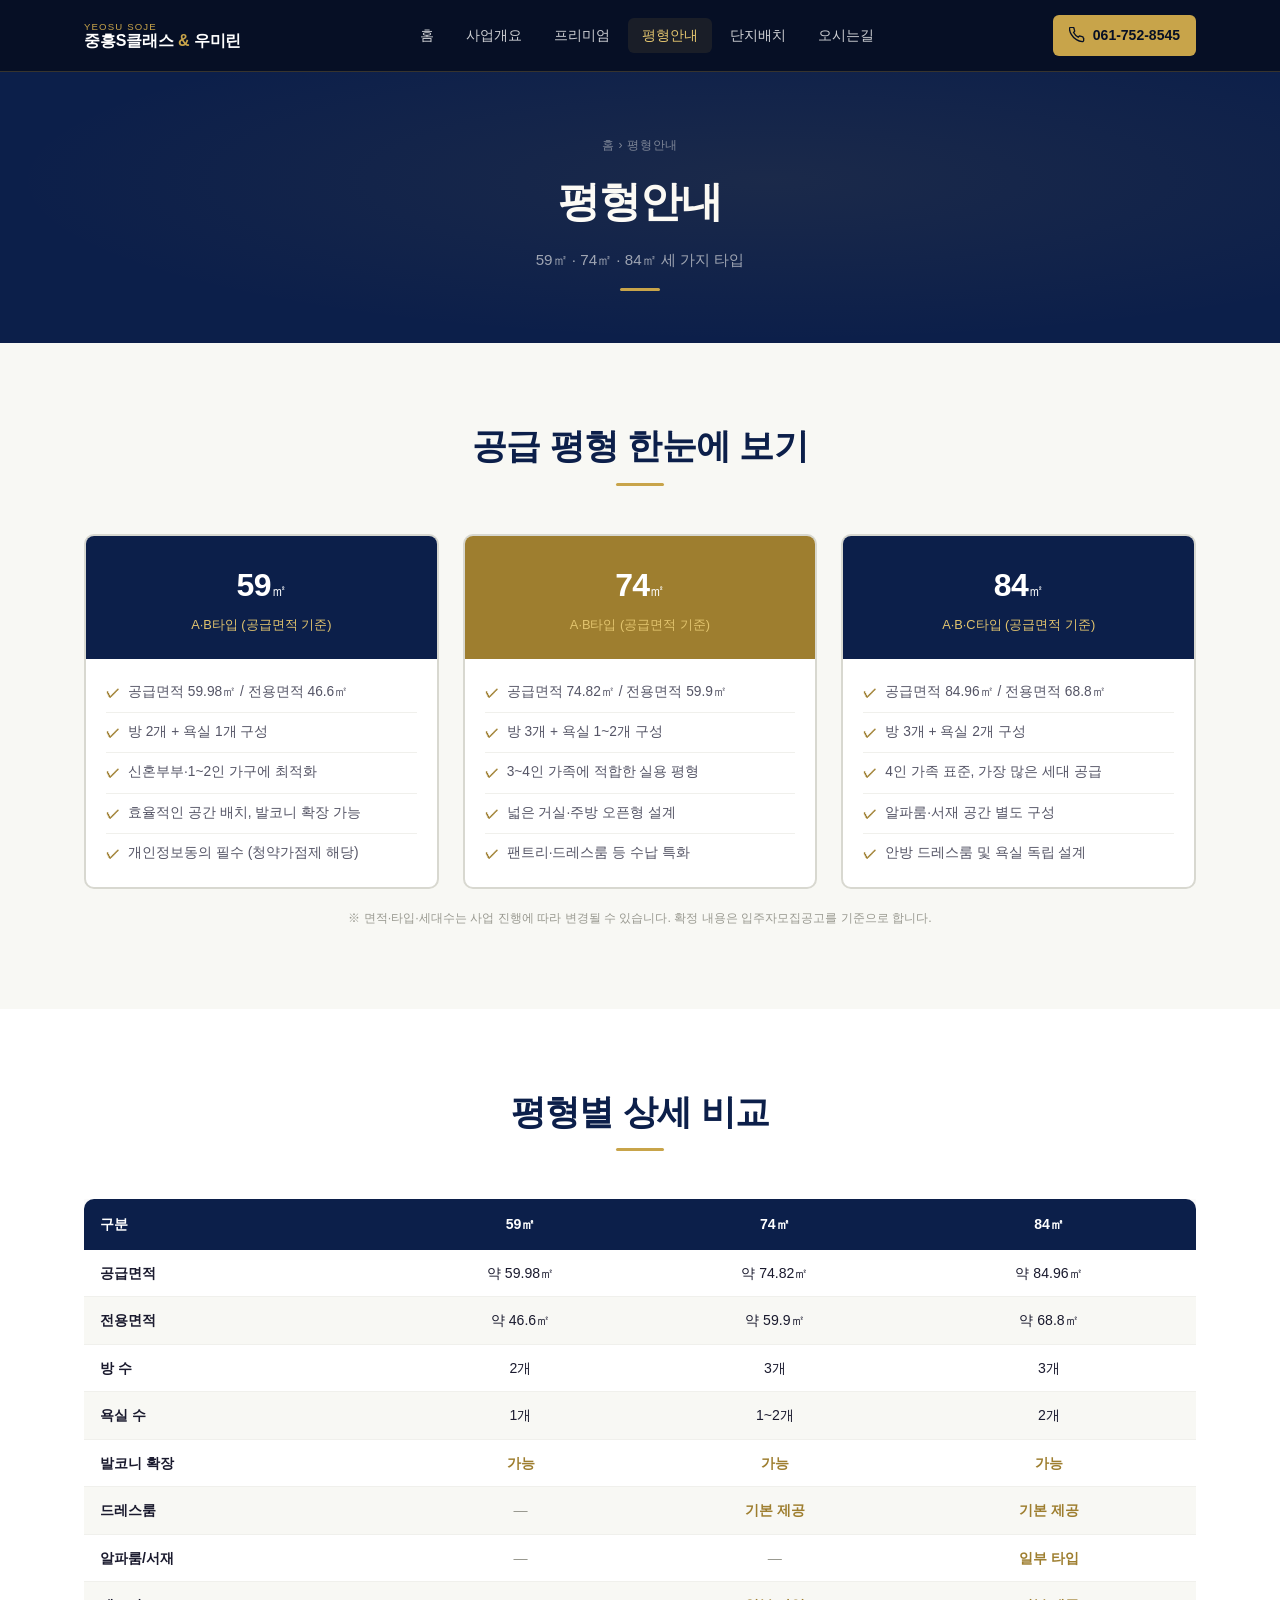
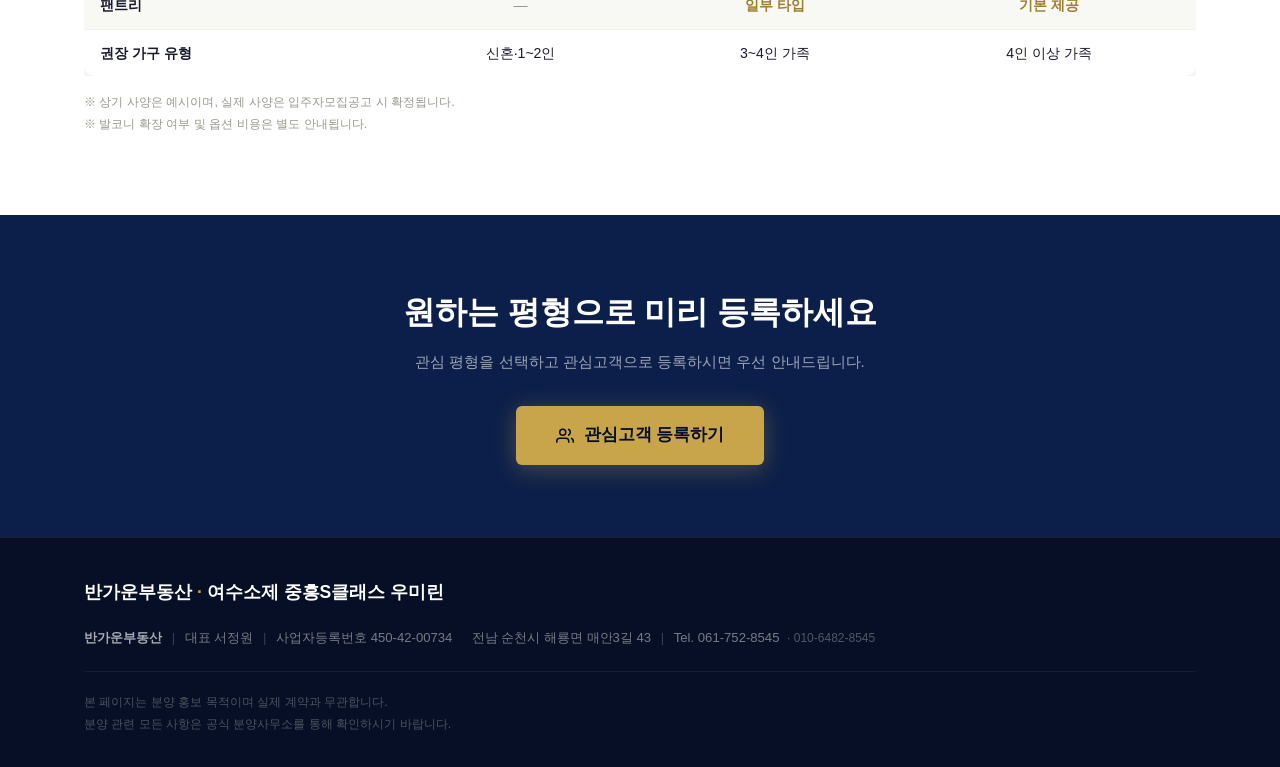
<file: pages/평형안내.html>
<!DOCTYPE html>
<html lang="ko">
<head>
  <meta charset="UTF-8" />
  <meta name="viewport" content="width=device-width, initial-scale=1.0" />
  <title>평형안내 | 여수소제 중흥S클래스 우미린</title>
  <meta name="description" content="여수소제 중흥S클래스 우미린 평형안내 - 59㎡, 74㎡, 84㎡ 공급면적 및 특징" />
  <link rel="stylesheet" href="../css/style.css" />
  <style>
    .plan-section { background: var(--off-white); }
    .plan-tab-wrap {
      display: flex;
      gap: 4px;
      justify-content: center;
      margin-bottom: 40px;
      background: var(--gray-light);
      border-radius: 10px;
      padding: 6px;
      width: fit-content;
      margin-left: auto;
      margin-right: auto;
    }
    .plan-tab {
      padding: 10px 28px;
      border-radius: 7px;
      font-size: 0.9rem;
      font-weight: 600;
      color: var(--text-light);
      cursor: pointer;
      transition: all var(--transition);
    }
    .plan-tab.active, .plan-tab:hover {
      background: var(--navy);
      color: var(--white);
    }

    .plan-detail-grid {
      display: grid;
      grid-template-columns: 1fr 1fr;
      gap: 32px;
      align-items: start;
      max-width: 900px;
      margin: 0 auto;
    }
    .plan-image-box {
      border-radius: 10px;
      overflow: hidden;
      background: var(--gray-light);
      aspect-ratio: 1;
      display: flex;
      align-items: center;
      justify-content: center;
      flex-direction: column;
      gap: 12px;
      color: var(--gray-mid);
      border: 1px solid var(--gray);
    }
    .plan-image-box span { font-size: 2.5rem; }
    .plan-image-box p { font-size: 0.85rem; }
    .plan-detail-info {}
    .plan-detail-info h3 {
      font-size: 1.6rem;
      font-weight: 800;
      color: var(--navy);
      margin-bottom: 6px;
      letter-spacing: -0.02em;
    }
    .plan-detail-info h3 small {
      font-size: 1rem;
      font-weight: 500;
      color: var(--text-light);
      margin-left: 4px;
    }
    .plan-detail-info .type-badge {
      display: inline-block;
      background: var(--gold);
      color: var(--navy-dark);
      font-size: 0.72rem;
      font-weight: 700;
      padding: 3px 12px;
      border-radius: 100px;
      margin-bottom: 20px;
    }
    .plan-spec-table { width: 100%; border-collapse: collapse; margin-bottom: 20px; }
    .plan-spec-table th, .plan-spec-table td { padding: 10px 14px; font-size: 0.88rem; border-bottom: 1px solid var(--gray); }
    .plan-spec-table th { color: var(--text-light); font-weight: 500; width: 100px; text-align: left; }
    .plan-spec-table td { color: var(--text); font-weight: 600; }

    /* 전체 비교 테이블 */
    .compare-section { background: var(--white); }
    .compare-table {
      width: 100%;
      border-collapse: collapse;
      font-size: 0.88rem;
      text-align: center;
      box-shadow: var(--shadow);
      border-radius: 10px;
      overflow: hidden;
    }
    .compare-table thead th {
      background: var(--navy);
      color: var(--white);
      padding: 14px 16px;
      font-weight: 700;
    }
    .compare-table thead th:first-child { text-align: left; }
    .compare-table tbody td {
      padding: 12px 16px;
      border-bottom: 1px solid var(--gray-light);
    }
    .compare-table tbody td:first-child { text-align: left; font-weight: 600; color: var(--text); }
    .compare-table tbody tr:nth-child(even) td { background: var(--off-white); }
    .compare-table tbody tr:last-child td { border-bottom: none; }
    .check { color: var(--gold-dark); font-weight: 700; }
    .dash { color: var(--gray-mid); }

    @media (max-width: 768px) {
      .plan-detail-grid { grid-template-columns: 1fr; }
      .plan-image-box { display: none; }
      .plan-tab { padding: 9px 18px; font-size: 0.85rem; }
    }
  </style>
</head>
<body class="page-body">

  <!-- ░░ HEADER ░░ -->
  <header id="site-header">
    <div class="container">
      <div class="header-logo">
        <a href="../index.html">
          <span class="logo-sub">Yeosu Soje</span>
          <span class="logo-main">중흥S클래스 <span>&</span> 우미린</span>
        </a>
      </div>
      <nav class="header-nav" aria-label="주 메뉴">
        <a href="../index.html">홈</a>
        <a href="사업개요.html">사업개요</a>
        <a href="프리미엄.html">프리미엄</a>
        <a href="평형안내.html" class="active">평형안내</a>
        <a href="단지배치.html">단지배치</a>
        <a href="오시는길.html">오시는길</a>
      </nav>
      <a href="tel:061-752-8545" class="header-phone">
        <svg width="16" height="16" fill="none" stroke="currentColor" stroke-width="2" viewBox="0 0 24 24">
          <path d="M22 16.92v3a2 2 0 01-2.18 2 19.79 19.79 0 01-8.63-3.07A19.5 19.5 0 013.7 11.37 19.79 19.79 0 01.63 2.74 2 2 0 012.61.57h3a2 2 0 012 1.72c.127.96.361 1.903.7 2.81a2 2 0 01-.45 2.11L6.91 8.19a16 16 0 006.9 6.9l.95-.95a2 2 0 012.11-.45c.907.339 1.85.573 2.81.7a2 2 0 011.72 2.03z"/>
        </svg>
        <span class="header-phone-text">061-752-8545</span>
      </a>
      <button class="hamburger" id="hamburger" aria-label="메뉴 열기" aria-expanded="false">
        <span></span><span></span><span></span>
      </button>
    </div>
  </header>

  <nav class="mobile-nav" id="mobile-nav">
    <a href="../index.html">홈</a>
    <a href="사업개요.html">사업개요</a>
    <a href="프리미엄.html">프리미엄</a>
    <a href="평형안내.html" class="active">평형안내</a>
    <a href="단지배치.html">단지배치</a>
    <a href="오시는길.html">오시는길</a>
    <a href="tel:061-752-8545" class="mobile-nav-phone">📞 061-752-8545</a>
  </nav>

  <main>
    <!-- ░░ SUB HERO ░░ -->
    <section class="sub-hero">
      <div class="container">
        <div class="breadcrumb">
          <a href="../index.html">홈</a> &rsaquo; 평형안내
        </div>
        <h1>평형안내</h1>
        <p>59㎡ · 74㎡ · 84㎡ 세 가지 타입</p>
        <span class="sub-hero-bar"></span>
      </div>
    </section>

    <!-- ░░ PLAN CARDS ░░ -->
    <section class="plan-section section">
      <div class="container">
        <div class="section-title">
          <h2>공급 평형 한눈에 보기</h2>
          <span class="title-bar"></span>
        </div>

        <div class="plan-grid">

          <!-- 59㎡ -->
          <div class="plan-card">
            <div class="plan-card-head">
              <div class="size">59<span>㎡</span></div>
              <div class="type">A·B타입 (공급면적 기준)</div>
            </div>
            <div class="plan-card-body">
              <ul class="plan-feat-list">
                <li>공급면적 59.98㎡ / 전용면적 46.6㎡</li>
                <li>방 2개 + 욕실 1개 구성</li>
                <li>신혼부부·1~2인 가구에 최적화</li>
                <li>효율적인 공간 배치, 발코니 확장 가능</li>
                <li>개인정보동의 필수 (청약가점제 해당)</li>
              </ul>
            </div>
          </div>

          <!-- 74㎡ -->
          <div class="plan-card">
            <div class="plan-card-head" style="background: var(--gold-dark);">
              <div class="size">74<span>㎡</span></div>
              <div class="type">A·B타입 (공급면적 기준)</div>
            </div>
            <div class="plan-card-body">
              <ul class="plan-feat-list">
                <li>공급면적 74.82㎡ / 전용면적 59.9㎡</li>
                <li>방 3개 + 욕실 1~2개 구성</li>
                <li>3~4인 가족에 적합한 실용 평형</li>
                <li>넓은 거실·주방 오픈형 설계</li>
                <li>팬트리·드레스룸 등 수납 특화</li>
              </ul>
            </div>
          </div>

          <!-- 84㎡ -->
          <div class="plan-card">
            <div class="plan-card-head">
              <div class="size">84<span>㎡</span></div>
              <div class="type">A·B·C타입 (공급면적 기준)</div>
            </div>
            <div class="plan-card-body">
              <ul class="plan-feat-list">
                <li>공급면적 84.96㎡ / 전용면적 68.8㎡</li>
                <li>방 3개 + 욕실 2개 구성</li>
                <li>4인 가족 표준, 가장 많은 세대 공급</li>
                <li>알파룸·서재 공간 별도 구성</li>
                <li>안방 드레스룸 및 욕실 독립 설계</li>
              </ul>
            </div>
          </div>

        </div><!-- /plan-grid -->

        <p style="font-size:0.78rem;color:var(--gray-mid);text-align:center;margin-top:20px;">
          ※ 면적·타입·세대수는 사업 진행에 따라 변경될 수 있습니다. 확정 내용은 입주자모집공고를 기준으로 합니다.
        </p>
      </div>
    </section>

    <!-- ░░ COMPARE TABLE ░░ -->
    <section class="compare-section section">
      <div class="container">
        <div class="section-title">
          <h2>평형별 상세 비교</h2>
          <span class="title-bar"></span>
        </div>
        <div style="overflow-x:auto;">
          <table class="compare-table">
            <thead>
              <tr>
                <th>구분</th>
                <th>59㎡</th>
                <th>74㎡</th>
                <th>84㎡</th>
              </tr>
            </thead>
            <tbody>
              <tr>
                <td>공급면적</td>
                <td>약 59.98㎡</td>
                <td>약 74.82㎡</td>
                <td>약 84.96㎡</td>
              </tr>
              <tr>
                <td>전용면적</td>
                <td>약 46.6㎡</td>
                <td>약 59.9㎡</td>
                <td>약 68.8㎡</td>
              </tr>
              <tr>
                <td>방 수</td>
                <td>2개</td>
                <td>3개</td>
                <td>3개</td>
              </tr>
              <tr>
                <td>욕실 수</td>
                <td>1개</td>
                <td>1~2개</td>
                <td>2개</td>
              </tr>
              <tr>
                <td>발코니 확장</td>
                <td><span class="check">가능</span></td>
                <td><span class="check">가능</span></td>
                <td><span class="check">가능</span></td>
              </tr>
              <tr>
                <td>드레스룸</td>
                <td><span class="dash">—</span></td>
                <td><span class="check">기본 제공</span></td>
                <td><span class="check">기본 제공</span></td>
              </tr>
              <tr>
                <td>알파룸/서재</td>
                <td><span class="dash">—</span></td>
                <td><span class="dash">—</span></td>
                <td><span class="check">일부 타입</span></td>
              </tr>
              <tr>
                <td>팬트리</td>
                <td><span class="dash">—</span></td>
                <td><span class="check">일부 타입</span></td>
                <td><span class="check">기본 제공</span></td>
              </tr>
              <tr>
                <td>권장 가구 유형</td>
                <td>신혼·1~2인</td>
                <td>3~4인 가족</td>
                <td>4인 이상 가족</td>
              </tr>
            </tbody>
          </table>
        </div>
        <p style="font-size:0.78rem;color:var(--gray-mid);margin-top:16px;line-height:1.7;">
          ※ 상기 사양은 예시이며, 실제 사양은 입주자모집공고 시 확정됩니다.<br />
          ※ 발코니 확장 여부 및 옵션 비용은 별도 안내됩니다.
        </p>
      </div>
    </section>

    <!-- ░░ CTA ░░ -->
    <section class="cta-section">
      <div class="container">
        <h2>원하는 평형으로 미리 등록하세요</h2>
        <p>관심 평형을 선택하고 관심고객으로 등록하시면 우선 안내드립니다.</p>
        <a href="../index.html#form" class="btn-cta">
          <svg width="18" height="18" fill="none" stroke="currentColor" stroke-width="2" viewBox="0 0 24 24">
            <path d="M17 21v-2a4 4 0 00-4-4H5a4 4 0 00-4 4v2"/><circle cx="9" cy="7" r="4"/>
            <path d="M23 21v-2a4 4 0 00-3-3.87M16 3.13a4 4 0 010 7.75"/>
          </svg>
          관심고객 등록하기
        </a>
      </div>
    </section>
  </main>

  <!-- ░░ FOOTER ░░ -->
  <footer id="site-footer">
    <div class="container">
      <div class="footer-inner">
        <div class="footer-logo">반가운부동산 <span>·</span> 여수소제 중흥S클래스 우미린</div>
        <div class="footer-info">
          <strong>반가운부동산</strong>
          <span class="footer-divider">|</span>
          대표 서정원
          <span class="footer-divider">|</span>
          사업자등록번호 450-42-00734
          <span class="footer-divider br"></span>
          전남 순천시 해룡면 매안3길 43
          <span class="footer-divider">|</span>
          Tel. 061-752-8545
          <span class="footer-mobile">· 010-6482-8545</span>
        </div>
        <p class="footer-disclaimer">
          본 페이지는 분양 홍보 목적이며 실제 계약과 무관합니다.<br />
          분양 관련 모든 사항은 공식 분양사무소를 통해 확인하시기 바랍니다.
        </p>
      </div>
    </div>
  </footer>

  <script>
    const ham = document.getElementById('hamburger');
    const mNav = document.getElementById('mobile-nav');
    ham.addEventListener('click', () => {
      const open = mNav.classList.toggle('open');
      ham.classList.toggle('open', open);
      ham.setAttribute('aria-expanded', open);
    });
  </script>
</body>
</html>
</file>
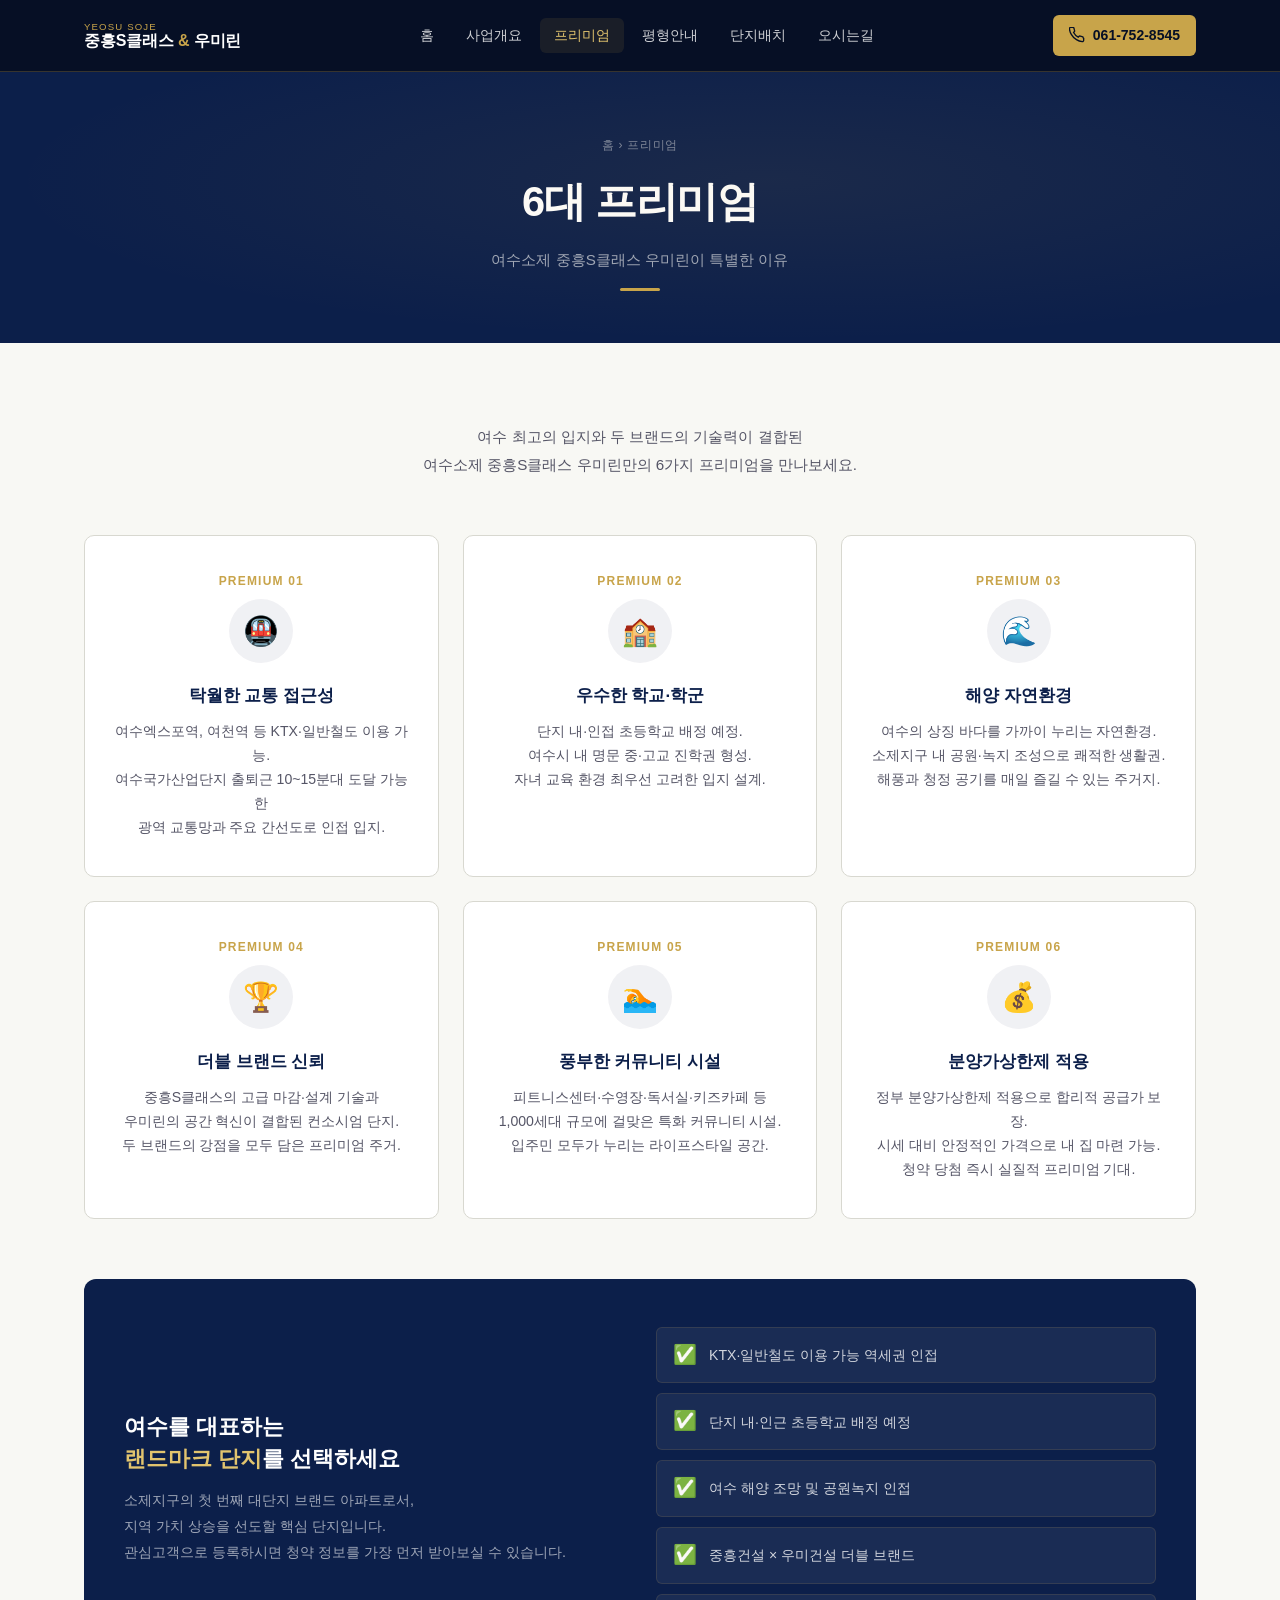
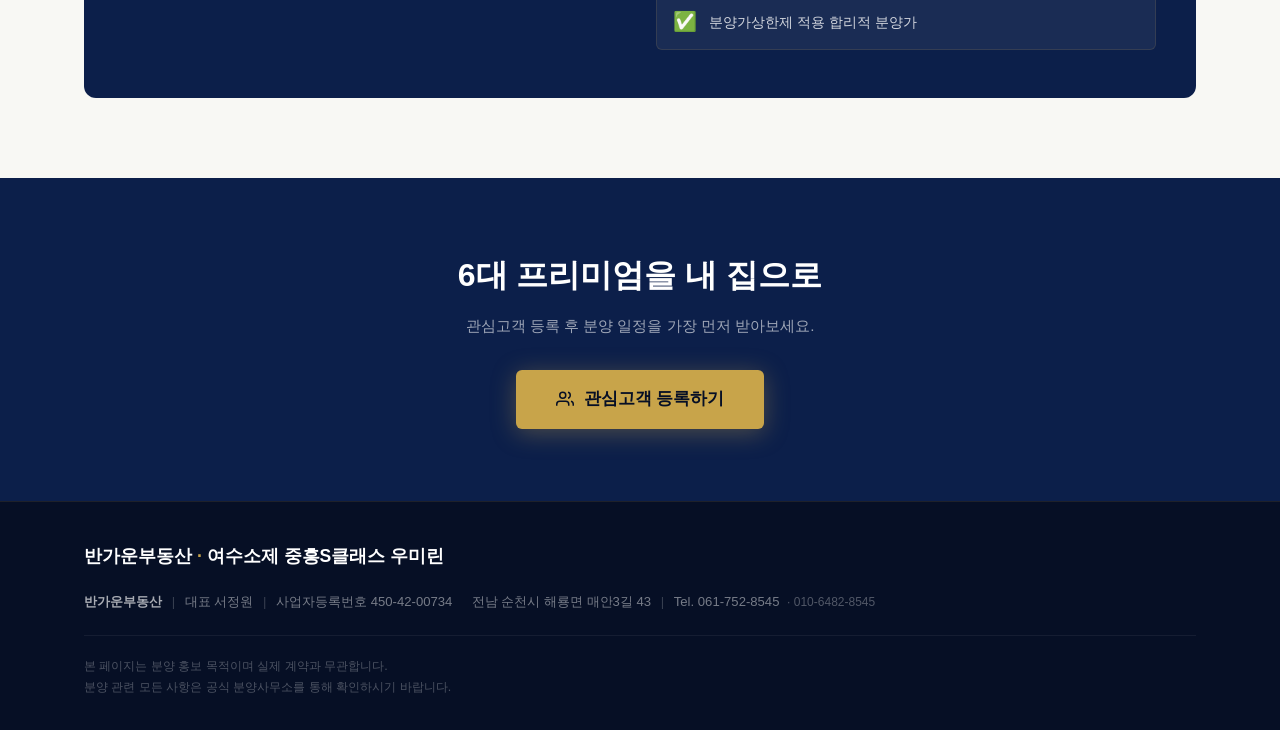
<file: pages/프리미엄.html>
<!DOCTYPE html>
<html lang="ko">
<head>
  <meta charset="UTF-8" />
  <meta name="viewport" content="width=device-width, initial-scale=1.0" />
  <title>프리미엄 | 여수소제 중흥S클래스 우미린</title>
  <meta name="description" content="여수소제 중흥S클래스 우미린 6대 프리미엄 - 교통, 학군, 자연, 브랜드, 커뮤니티, 분양가 혜택" />
  <link rel="stylesheet" href="../css/style.css" />
  <style>
    .premium-section { background: var(--off-white); }
    .premium-intro {
      max-width: 680px;
      margin: 0 auto 56px;
      text-align: center;
    }
    .premium-intro p {
      font-size: 0.95rem;
      color: var(--text-light);
      line-height: 1.85;
    }
    .pcard-num {
      font-size: 0.75rem;
      font-weight: 800;
      color: var(--gold);
      letter-spacing: 0.1em;
      margin-bottom: 8px;
    }
    .premium-bottom {
      background: var(--navy);
      border-radius: 12px;
      padding: 48px 40px;
      margin-top: 60px;
      display: grid;
      grid-template-columns: 1fr 1fr;
      gap: 32px;
      align-items: center;
    }
    .pb-text h3 {
      font-size: 1.4rem;
      font-weight: 700;
      color: var(--white);
      line-height: 1.4;
      margin-bottom: 14px;
    }
    .pb-text h3 span { color: var(--gold-light); }
    .pb-text p { font-size: 0.9rem; color: rgba(255,255,255,0.6); line-height: 1.8; }
    .pb-list { display: flex; flex-direction: column; gap: 10px; }
    .pb-item {
      display: flex;
      align-items: center;
      gap: 12px;
      background: rgba(255,255,255,0.06);
      border: 1px solid rgba(200,164,74,0.15);
      border-radius: var(--radius);
      padding: 12px 16px;
    }
    .pb-item .pb-icon { font-size: 1.2rem; flex-shrink: 0; }
    .pb-item .pb-txt { font-size: 0.88rem; color: rgba(255,255,255,0.8); font-weight: 500; }
    @media (max-width: 768px) {
      .premium-bottom { grid-template-columns: 1fr; padding: 32px 24px; }
    }
  </style>
</head>
<body class="page-body">

  <!-- ░░ HEADER ░░ -->
  <header id="site-header">
    <div class="container">
      <div class="header-logo">
        <a href="../index.html">
          <span class="logo-sub">Yeosu Soje</span>
          <span class="logo-main">중흥S클래스 <span>&</span> 우미린</span>
        </a>
      </div>
      <nav class="header-nav" aria-label="주 메뉴">
        <a href="../index.html">홈</a>
        <a href="사업개요.html">사업개요</a>
        <a href="프리미엄.html" class="active">프리미엄</a>
        <a href="평형안내.html">평형안내</a>
        <a href="단지배치.html">단지배치</a>
        <a href="오시는길.html">오시는길</a>
      </nav>
      <a href="tel:061-752-8545" class="header-phone">
        <svg width="16" height="16" fill="none" stroke="currentColor" stroke-width="2" viewBox="0 0 24 24">
          <path d="M22 16.92v3a2 2 0 01-2.18 2 19.79 19.79 0 01-8.63-3.07A19.5 19.5 0 013.7 11.37 19.79 19.79 0 01.63 2.74 2 2 0 012.61.57h3a2 2 0 012 1.72c.127.96.361 1.903.7 2.81a2 2 0 01-.45 2.11L6.91 8.19a16 16 0 006.9 6.9l.95-.95a2 2 0 012.11-.45c.907.339 1.85.573 2.81.7a2 2 0 011.72 2.03z"/>
        </svg>
        <span class="header-phone-text">061-752-8545</span>
      </a>
      <button class="hamburger" id="hamburger" aria-label="메뉴 열기" aria-expanded="false">
        <span></span><span></span><span></span>
      </button>
    </div>
  </header>

  <nav class="mobile-nav" id="mobile-nav">
    <a href="../index.html">홈</a>
    <a href="사업개요.html">사업개요</a>
    <a href="프리미엄.html" class="active">프리미엄</a>
    <a href="평형안내.html">평형안내</a>
    <a href="단지배치.html">단지배치</a>
    <a href="오시는길.html">오시는길</a>
    <a href="tel:061-752-8545" class="mobile-nav-phone">📞 061-752-8545</a>
  </nav>

  <main>
    <!-- ░░ SUB HERO ░░ -->
    <section class="sub-hero">
      <div class="container">
        <div class="breadcrumb">
          <a href="../index.html">홈</a> &rsaquo; 프리미엄
        </div>
        <h1>6대 프리미엄</h1>
        <p>여수소제 중흥S클래스 우미린이 특별한 이유</p>
        <span class="sub-hero-bar"></span>
      </div>
    </section>

    <!-- ░░ PREMIUM CARDS ░░ -->
    <section class="premium-section section">
      <div class="container">
        <div class="premium-intro">
          <p>
            여수 최고의 입지와 두 브랜드의 기술력이 결합된<br />
            여수소제 중흥S클래스 우미린만의 6가지 프리미엄을 만나보세요.
          </p>
        </div>

        <div class="premium-grid">

          <!-- 01 교통 -->
          <div class="premium-card">
            <div class="pcard-num">PREMIUM 01</div>
            <div class="pcard-icon">🚇</div>
            <div class="pcard-title">탁월한 교통 접근성</div>
            <p class="pcard-desc">
              여수엑스포역, 여천역 등 KTX·일반철도 이용 가능.<br />
              여수국가산업단지 출퇴근 10~15분대 도달 가능한<br />
              광역 교통망과 주요 간선도로 인접 입지.
            </p>
          </div>

          <!-- 02 학군 -->
          <div class="premium-card">
            <div class="pcard-num">PREMIUM 02</div>
            <div class="pcard-icon">🏫</div>
            <div class="pcard-title">우수한 학교·학군</div>
            <p class="pcard-desc">
              단지 내·인접 초등학교 배정 예정.<br />
              여수시 내 명문 중·고교 진학권 형성.<br />
              자녀 교육 환경 최우선 고려한 입지 설계.
            </p>
          </div>

          <!-- 03 자연 -->
          <div class="premium-card">
            <div class="pcard-num">PREMIUM 03</div>
            <div class="pcard-icon">🌊</div>
            <div class="pcard-title">해양 자연환경</div>
            <p class="pcard-desc">
              여수의 상징 바다를 가까이 누리는 자연환경.<br />
              소제지구 내 공원·녹지 조성으로 쾌적한 생활권.<br />
              해풍과 청정 공기를 매일 즐길 수 있는 주거지.
            </p>
          </div>

          <!-- 04 브랜드 -->
          <div class="premium-card">
            <div class="pcard-num">PREMIUM 04</div>
            <div class="pcard-icon">🏆</div>
            <div class="pcard-title">더블 브랜드 신뢰</div>
            <p class="pcard-desc">
              중흥S클래스의 고급 마감·설계 기술과<br />
              우미린의 공간 혁신이 결합된 컨소시엄 단지.<br />
              두 브랜드의 강점을 모두 담은 프리미엄 주거.
            </p>
          </div>

          <!-- 05 커뮤니티 -->
          <div class="premium-card">
            <div class="pcard-num">PREMIUM 05</div>
            <div class="pcard-icon">🏊</div>
            <div class="pcard-title">풍부한 커뮤니티 시설</div>
            <p class="pcard-desc">
              피트니스센터·수영장·독서실·키즈카페 등<br />
              1,000세대 규모에 걸맞은 특화 커뮤니티 시설.<br />
              입주민 모두가 누리는 라이프스타일 공간.
            </p>
          </div>

          <!-- 06 분양가상한제 -->
          <div class="premium-card">
            <div class="pcard-num">PREMIUM 06</div>
            <div class="pcard-icon">💰</div>
            <div class="pcard-title">분양가상한제 적용</div>
            <p class="pcard-desc">
              정부 분양가상한제 적용으로 합리적 공급가 보장.<br />
              시세 대비 안정적인 가격으로 내 집 마련 가능.<br />
              청약 당첨 즉시 실질적 프리미엄 기대.
            </p>
          </div>

        </div><!-- /premium-grid -->

        <!-- 추가 강점 요약 -->
        <div class="premium-bottom">
          <div class="pb-text">
            <h3>
              여수를 대표하는<br />
              <span>랜드마크 단지</span>를 선택하세요
            </h3>
            <p>
              소제지구의 첫 번째 대단지 브랜드 아파트로서,<br />
              지역 가치 상승을 선도할 핵심 단지입니다.<br />
              관심고객으로 등록하시면 청약 정보를 가장 먼저 받아보실 수 있습니다.
            </p>
          </div>
          <div class="pb-list">
            <div class="pb-item">
              <span class="pb-icon">✅</span>
              <span class="pb-txt">KTX·일반철도 이용 가능 역세권 인접</span>
            </div>
            <div class="pb-item">
              <span class="pb-icon">✅</span>
              <span class="pb-txt">단지 내·인근 초등학교 배정 예정</span>
            </div>
            <div class="pb-item">
              <span class="pb-icon">✅</span>
              <span class="pb-txt">여수 해양 조망 및 공원녹지 인접</span>
            </div>
            <div class="pb-item">
              <span class="pb-icon">✅</span>
              <span class="pb-txt">중흥건설 × 우미건설 더블 브랜드</span>
            </div>
            <div class="pb-item">
              <span class="pb-icon">✅</span>
              <span class="pb-txt">분양가상한제 적용 합리적 분양가</span>
            </div>
          </div>
        </div>

      </div>
    </section>

    <!-- ░░ CTA ░░ -->
    <section class="cta-section">
      <div class="container">
        <h2>6대 프리미엄을 내 집으로</h2>
        <p>관심고객 등록 후 분양 일정을 가장 먼저 받아보세요.</p>
        <a href="../index.html#form" class="btn-cta">
          <svg width="18" height="18" fill="none" stroke="currentColor" stroke-width="2" viewBox="0 0 24 24">
            <path d="M17 21v-2a4 4 0 00-4-4H5a4 4 0 00-4 4v2"/><circle cx="9" cy="7" r="4"/>
            <path d="M23 21v-2a4 4 0 00-3-3.87M16 3.13a4 4 0 010 7.75"/>
          </svg>
          관심고객 등록하기
        </a>
      </div>
    </section>
  </main>

  <!-- ░░ FOOTER ░░ -->
  <footer id="site-footer">
    <div class="container">
      <div class="footer-inner">
        <div class="footer-logo">반가운부동산 <span>·</span> 여수소제 중흥S클래스 우미린</div>
        <div class="footer-info">
          <strong>반가운부동산</strong>
          <span class="footer-divider">|</span>
          대표 서정원
          <span class="footer-divider">|</span>
          사업자등록번호 450-42-00734
          <span class="footer-divider br"></span>
          전남 순천시 해룡면 매안3길 43
          <span class="footer-divider">|</span>
          Tel. 061-752-8545
          <span class="footer-mobile">· 010-6482-8545</span>
        </div>
        <p class="footer-disclaimer">
          본 페이지는 분양 홍보 목적이며 실제 계약과 무관합니다.<br />
          분양 관련 모든 사항은 공식 분양사무소를 통해 확인하시기 바랍니다.
        </p>
      </div>
    </div>
  </footer>

  <script>
    const ham = document.getElementById('hamburger');
    const mNav = document.getElementById('mobile-nav');
    ham.addEventListener('click', () => {
      const open = mNav.classList.toggle('open');
      ham.classList.toggle('open', open);
      ham.setAttribute('aria-expanded', open);
    });
  </script>
</body>
</html>
</file>
<file: css/style.css>
/* ================================================
   여수소제 중흥S클래스 우미린 - 공통 스타일
   Navy + Gold 미니멀 디자인
   ================================================ */

:root {
  --navy:       #0c1f4a;
  --navy-dark:  #060f25;
  --navy-mid:   #142a62;
  --navy-light: #1e3a80;
  --gold:       #c8a44a;
  --gold-light: #e2c46e;
  --gold-dark:  #9e7e2f;
  --white:      #ffffff;
  --off-white:  #f8f8f4;
  --gray-light: #f0f0ec;
  --gray:       #d8d8d0;
  --gray-mid:   #999990;
  --text:       #1a1a2e;
  --text-light: #555566;
  --radius:     6px;
  --shadow:     0 4px 20px rgba(0,0,0,0.12);
  --shadow-lg:  0 8px 40px rgba(0,0,0,0.18);
  --transition: 0.25s ease;
  --header-h:   72px;
}

/* ── Reset ── */
*, *::before, *::after { box-sizing: border-box; margin: 0; padding: 0; }
html { scroll-behavior: smooth; font-size: 16px; }
body {
  font-family: 'Apple SD Gothic Neo', 'Malgun Gothic', '맑은 고딕', Pretendard, -apple-system, sans-serif;
  color: var(--text);
  background: var(--white);
  line-height: 1.6;
}
img { display: block; max-width: 100%; height: auto; }
a { text-decoration: none; color: inherit; }
ul { list-style: none; }
button { cursor: pointer; border: none; background: none; font-family: inherit; }

/* ── Layout ── */
.container {
  width: 100%;
  max-width: 1160px;
  margin: 0 auto;
  padding: 0 24px;
}
.section { padding: 80px 0; }
.section-sm { padding: 60px 0; }

/* ── Section Heading ── */
.section-title {
  text-align: center;
  margin-bottom: 48px;
}
.section-title h2 {
  font-size: clamp(1.6rem, 3vw, 2.2rem);
  font-weight: 700;
  color: var(--navy);
  letter-spacing: -0.02em;
  line-height: 1.3;
}
.section-title p {
  margin-top: 12px;
  color: var(--text-light);
  font-size: 1rem;
}
.title-bar {
  display: block;
  width: 48px;
  height: 3px;
  background: var(--gold);
  margin: 14px auto 0;
  border-radius: 2px;
}

/* ================================================
   HEADER
   ================================================ */
#site-header {
  position: fixed;
  top: 0; left: 0; right: 0;
  z-index: 1000;
  height: var(--header-h);
  background: var(--navy-dark);
  border-bottom: 1px solid rgba(200,164,74,0.25);
  display: flex;
  align-items: center;
}
#site-header .container {
  display: flex;
  align-items: center;
  justify-content: space-between;
  gap: 16px;
}

/* Logo */
.header-logo a {
  display: flex;
  flex-direction: column;
  line-height: 1.15;
}
.logo-sub {
  font-size: 0.6rem;
  letter-spacing: 0.12em;
  color: var(--gold);
  text-transform: uppercase;
  font-weight: 500;
}
.logo-main {
  font-size: 1rem;
  font-weight: 800;
  color: var(--white);
  letter-spacing: -0.01em;
  white-space: nowrap;
}
.logo-main span { color: var(--gold); }

/* Nav */
.header-nav { display: flex; align-items: center; gap: 4px; }
.header-nav a {
  padding: 6px 14px;
  font-size: 0.875rem;
  font-weight: 500;
  color: rgba(255,255,255,0.8);
  border-radius: var(--radius);
  transition: color var(--transition), background var(--transition);
  white-space: nowrap;
}
.header-nav a:hover,
.header-nav a.active {
  color: var(--gold-light);
  background: rgba(200,164,74,0.1);
}

/* Header Phone */
.header-phone {
  display: flex;
  align-items: center;
  gap: 8px;
  background: var(--gold);
  color: var(--navy-dark);
  font-size: 0.875rem;
  font-weight: 700;
  padding: 9px 16px;
  border-radius: var(--radius);
  white-space: nowrap;
  transition: background var(--transition);
}
.header-phone:hover { background: var(--gold-light); }
.header-phone svg { flex-shrink: 0; }

/* Hamburger */
.hamburger {
  display: none;
  flex-direction: column;
  gap: 5px;
  width: 26px;
  padding: 4px 0;
}
.hamburger span {
  display: block;
  height: 2px;
  background: var(--white);
  border-radius: 2px;
  transition: transform var(--transition), opacity var(--transition);
}
.hamburger.open span:nth-child(1) { transform: translateY(7px) rotate(45deg); }
.hamburger.open span:nth-child(2) { opacity: 0; }
.hamburger.open span:nth-child(3) { transform: translateY(-7px) rotate(-45deg); }

/* Mobile Nav */
.mobile-nav {
  display: none;
  position: fixed;
  top: var(--header-h);
  left: 0; right: 0;
  background: var(--navy-dark);
  border-bottom: 1px solid rgba(200,164,74,0.2);
  z-index: 999;
  flex-direction: column;
}
.mobile-nav.open { display: flex; }
.mobile-nav a {
  display: block;
  padding: 14px 24px;
  color: rgba(255,255,255,0.85);
  font-size: 0.95rem;
  font-weight: 500;
  border-bottom: 1px solid rgba(255,255,255,0.06);
  transition: background var(--transition), color var(--transition);
}
.mobile-nav a:hover,
.mobile-nav a.active { background: rgba(200,164,74,0.12); color: var(--gold-light); }
.mobile-nav-phone {
  display: block;
  padding: 14px 24px;
  background: var(--gold);
  color: var(--navy-dark) !important;
  font-weight: 700;
  text-align: center;
}

/* Page offset for fixed header */
.page-body { padding-top: var(--header-h); }

/* ================================================
   HERO (index)
   ================================================ */
.hero {
  position: relative;
  min-height: calc(100vh - var(--header-h));
  display: flex;
  align-items: center;
  justify-content: center;
  overflow: hidden;
  background: var(--navy-dark);
}
.hero-bg {
  position: absolute;
  inset: 0;
  background-image: url('https://www.xn----co1fk2duzs.kr/img/main_visual.jpg');
  background-size: cover;
  background-position: center;
  background-repeat: no-repeat;
  filter: brightness(0.38);
  transform: scale(1.04);
}
.hero-content {
  position: relative;
  z-index: 2;
  text-align: center;
  color: var(--white);
  padding: 60px 24px;
}
.hero-label {
  display: inline-block;
  font-size: 0.75rem;
  font-weight: 600;
  letter-spacing: 0.2em;
  text-transform: uppercase;
  color: var(--gold);
  border: 1px solid rgba(200,164,74,0.5);
  padding: 6px 18px;
  border-radius: 100px;
  margin-bottom: 28px;
}
.hero h1 {
  font-size: clamp(2rem, 5.5vw, 3.8rem);
  font-weight: 800;
  line-height: 1.18;
  letter-spacing: -0.03em;
  margin-bottom: 20px;
}
.hero h1 strong { color: var(--gold-light); }
.hero-sub {
  font-size: clamp(0.95rem, 2vw, 1.15rem);
  color: rgba(255,255,255,0.7);
  margin-bottom: 44px;
  line-height: 1.7;
}
.hero-cta {
  display: inline-flex;
  align-items: center;
  gap: 10px;
  background: var(--gold);
  color: var(--navy-dark);
  font-size: 1.05rem;
  font-weight: 700;
  padding: 16px 36px;
  border-radius: var(--radius);
  transition: background var(--transition), transform var(--transition);
  box-shadow: 0 4px 24px rgba(200,164,74,0.4);
}
.hero-cta:hover { background: var(--gold-light); transform: translateY(-2px); }
.hero-scroll {
  position: absolute;
  bottom: 32px;
  left: 50%;
  transform: translateX(-50%);
  z-index: 2;
  display: flex;
  flex-direction: column;
  align-items: center;
  gap: 6px;
  color: rgba(255,255,255,0.4);
  font-size: 0.7rem;
  letter-spacing: 0.12em;
  animation: bounce 2s ease-in-out infinite;
}
@keyframes bounce {
  0%, 100% { transform: translateX(-50%) translateY(0); }
  50% { transform: translateX(-50%) translateY(8px); }
}

/* ================================================
   BADGES (핵심 요약)
   ================================================ */
.badges-section {
  background: var(--navy);
  padding: 48px 0;
}
.badges-grid {
  display: grid;
  grid-template-columns: repeat(3, 1fr);
  gap: 2px;
}
.badge-item {
  display: flex;
  flex-direction: column;
  align-items: center;
  text-align: center;
  padding: 36px 24px;
  background: rgba(255,255,255,0.04);
  border: 1px solid rgba(200,164,74,0.15);
}
.badge-icon {
  width: 52px;
  height: 52px;
  border-radius: 50%;
  background: rgba(200,164,74,0.12);
  display: flex;
  align-items: center;
  justify-content: center;
  margin-bottom: 14px;
}
.badge-icon svg { color: var(--gold); }
.badge-label {
  font-size: 0.72rem;
  letter-spacing: 0.12em;
  text-transform: uppercase;
  color: var(--gold);
  margin-bottom: 8px;
  font-weight: 600;
}
.badge-value {
  font-size: clamp(1.4rem, 3vw, 2rem);
  font-weight: 800;
  color: var(--white);
  line-height: 1.1;
}
.badge-unit {
  font-size: 0.85rem;
  color: rgba(255,255,255,0.6);
  margin-top: 4px;
}

/* ================================================
   FORM SECTION
   ================================================ */
.form-section {
  background: var(--off-white);
}
.form-wrap {
  max-width: 760px;
  margin: 0 auto;
  background: var(--white);
  border-radius: 12px;
  box-shadow: var(--shadow-lg);
  overflow: hidden;
}
.form-header {
  background: var(--navy);
  padding: 36px 40px;
  text-align: center;
}
.form-header h2 {
  font-size: 1.5rem;
  font-weight: 700;
  color: var(--white);
  margin-bottom: 8px;
}
.form-header p { color: rgba(255,255,255,0.65); font-size: 0.9rem; }
.form-body { padding: 40px; }

.form-row {
  display: grid;
  grid-template-columns: 1fr 1fr;
  gap: 20px;
  margin-bottom: 20px;
}
.form-row.full { grid-template-columns: 1fr; }
.form-group { display: flex; flex-direction: column; gap: 6px; }
.form-group label {
  font-size: 0.82rem;
  font-weight: 600;
  color: var(--navy);
  letter-spacing: 0.02em;
}
.form-group label .req { color: var(--gold-dark); margin-left: 2px; }
.form-group input,
.form-group select {
  height: 46px;
  padding: 0 14px;
  border: 1.5px solid var(--gray);
  border-radius: var(--radius);
  font-size: 0.9rem;
  color: var(--text);
  background: var(--white);
  transition: border-color var(--transition);
  font-family: inherit;
}
.form-group input:focus,
.form-group select:focus {
  outline: none;
  border-color: var(--navy-light);
}
.form-group input::placeholder { color: var(--gray-mid); }

/* Size radio */
.size-options {
  display: flex;
  gap: 10px;
  flex-wrap: wrap;
}
.size-option { display: none; }
.size-option + label {
  display: flex;
  align-items: center;
  justify-content: center;
  width: 82px;
  height: 46px;
  border: 1.5px solid var(--gray);
  border-radius: var(--radius);
  font-size: 0.88rem;
  font-weight: 600;
  color: var(--text-light);
  cursor: pointer;
  transition: all var(--transition);
}
.size-option:checked + label {
  border-color: var(--navy);
  background: var(--navy);
  color: var(--white);
}

/* Consent */
.consent-wrap {
  padding: 16px;
  background: var(--gray-light);
  border-radius: var(--radius);
  display: flex;
  flex-direction: column;
  gap: 10px;
}
.consent-row {
  display: flex;
  align-items: flex-start;
  gap: 10px;
}
.consent-row input[type="checkbox"] {
  width: 18px;
  height: 18px;
  margin-top: 1px;
  accent-color: var(--navy);
  flex-shrink: 0;
  cursor: pointer;
}
.consent-row label {
  font-size: 0.85rem;
  color: var(--text-light);
  cursor: pointer;
  line-height: 1.5;
}
.consent-row label strong { color: var(--text); font-weight: 600; }
.consent-link {
  color: var(--navy-light);
  text-decoration: underline;
  font-weight: 600;
  cursor: pointer;
}

/* Submit */
.form-submit {
  margin-top: 28px;
}
.btn-submit {
  display: block;
  width: 100%;
  height: 56px;
  background: var(--navy);
  color: var(--white);
  font-size: 1.05rem;
  font-weight: 700;
  border-radius: var(--radius);
  letter-spacing: 0.04em;
  transition: background var(--transition), transform var(--transition);
  position: relative;
}
.btn-submit:hover { background: var(--navy-light); transform: translateY(-1px); }
.btn-submit:disabled { opacity: 0.65; cursor: not-allowed; transform: none; }

.form-note {
  margin-top: 14px;
  text-align: center;
  font-size: 0.78rem;
  color: var(--gray-mid);
}

/* ================================================
   PRIVACY MODAL
   ================================================ */
.modal-overlay {
  display: none;
  position: fixed;
  inset: 0;
  background: rgba(0,0,0,0.65);
  z-index: 2000;
  align-items: center;
  justify-content: center;
  padding: 24px;
}
.modal-overlay.open { display: flex; }
.modal-box {
  background: var(--white);
  border-radius: 10px;
  max-width: 600px;
  width: 100%;
  max-height: 85vh;
  display: flex;
  flex-direction: column;
  overflow: hidden;
  box-shadow: var(--shadow-lg);
}
.modal-header {
  padding: 20px 24px;
  background: var(--navy);
  color: var(--white);
  display: flex;
  align-items: center;
  justify-content: space-between;
}
.modal-header h3 { font-size: 1.05rem; font-weight: 700; }
.modal-close {
  width: 32px;
  height: 32px;
  display: flex;
  align-items: center;
  justify-content: center;
  color: rgba(255,255,255,0.7);
  font-size: 1.4rem;
  line-height: 1;
  transition: color var(--transition);
}
.modal-close:hover { color: var(--white); }
.modal-body {
  overflow-y: auto;
  padding: 24px;
  font-size: 0.82rem;
  line-height: 1.8;
  color: var(--text-light);
}
.modal-body h4 { color: var(--navy); font-size: 0.9rem; margin: 16px 0 6px; }
.modal-body ul { margin-left: 16px; list-style: disc; }
.modal-footer {
  padding: 16px 24px;
  border-top: 1px solid var(--gray);
  display: flex;
  justify-content: flex-end;
}
.btn-modal-confirm {
  background: var(--navy);
  color: var(--white);
  font-size: 0.9rem;
  font-weight: 600;
  padding: 10px 28px;
  border-radius: var(--radius);
  transition: background var(--transition);
}
.btn-modal-confirm:hover { background: var(--navy-light); }

/* ================================================
   SUBPAGE HERO
   ================================================ */
.sub-hero {
  background: var(--navy);
  padding: 64px 0 52px;
  text-align: center;
  position: relative;
  overflow: hidden;
}
.sub-hero::before {
  content: '';
  position: absolute;
  inset: 0;
  background: radial-gradient(ellipse at 60% 40%, rgba(200,164,74,0.08) 0%, transparent 70%);
  pointer-events: none;
}
.sub-hero .breadcrumb {
  font-size: 0.75rem;
  color: rgba(255,255,255,0.45);
  margin-bottom: 14px;
  letter-spacing: 0.06em;
}
.sub-hero .breadcrumb a { color: rgba(255,255,255,0.45); }
.sub-hero .breadcrumb a:hover { color: var(--gold); }
.sub-hero h1 {
  font-size: clamp(1.6rem, 4vw, 2.6rem);
  font-weight: 800;
  color: var(--white);
  letter-spacing: -0.03em;
  margin-bottom: 12px;
}
.sub-hero p {
  color: rgba(255,255,255,0.6);
  font-size: 0.95rem;
}
.sub-hero-bar {
  display: block;
  width: 40px;
  height: 3px;
  background: var(--gold);
  margin: 16px auto 0;
  border-radius: 2px;
}

/* ================================================
   TABLE (공통)
   ================================================ */
.data-table {
  width: 100%;
  border-collapse: collapse;
  font-size: 0.9rem;
}
.data-table th,
.data-table td {
  padding: 14px 20px;
  border: 1px solid var(--gray);
  text-align: left;
  vertical-align: top;
}
.data-table th {
  background: var(--navy);
  color: var(--white);
  font-weight: 600;
  white-space: nowrap;
  width: 180px;
}
.data-table td { color: var(--text); }
.data-table tr:nth-child(even) td { background: var(--off-white); }

/* ================================================
   PREMIUM CARDS
   ================================================ */
.premium-grid {
  display: grid;
  grid-template-columns: repeat(3, 1fr);
  gap: 24px;
}
.premium-card {
  background: var(--white);
  border: 1px solid var(--gray);
  border-radius: 10px;
  padding: 36px 28px;
  text-align: center;
  transition: box-shadow var(--transition), transform var(--transition);
}
.premium-card:hover {
  box-shadow: var(--shadow);
  transform: translateY(-4px);
  border-color: var(--gold);
}
.pcard-icon {
  width: 64px;
  height: 64px;
  border-radius: 50%;
  background: rgba(12,31,74,0.06);
  display: flex;
  align-items: center;
  justify-content: center;
  margin: 0 auto 20px;
  font-size: 1.8rem;
}
.pcard-title {
  font-size: 1.05rem;
  font-weight: 700;
  color: var(--navy);
  margin-bottom: 10px;
}
.pcard-desc {
  font-size: 0.88rem;
  color: var(--text-light);
  line-height: 1.7;
}

/* ================================================
   PLAN TABLE (평형안내)
   ================================================ */
.plan-grid {
  display: grid;
  grid-template-columns: repeat(3, 1fr);
  gap: 24px;
}
.plan-card {
  background: var(--white);
  border: 2px solid var(--gray);
  border-radius: 10px;
  overflow: hidden;
  transition: border-color var(--transition), box-shadow var(--transition);
}
.plan-card:hover { border-color: var(--gold); box-shadow: var(--shadow); }
.plan-card-head {
  background: var(--navy);
  padding: 24px 20px;
  text-align: center;
  color: var(--white);
}
.plan-card-head .size {
  font-size: 2rem;
  font-weight: 800;
  letter-spacing: -0.02em;
}
.plan-card-head .size span { font-size: 1rem; font-weight: 500; }
.plan-card-head .type { font-size: 0.8rem; color: var(--gold-light); margin-top: 4px; }
.plan-card-body { padding: 22px 20px; }
.plan-feat-list { display: flex; flex-direction: column; gap: 8px; }
.plan-feat-list li {
  display: flex;
  align-items: flex-start;
  gap: 8px;
  font-size: 0.86rem;
  color: var(--text-light);
  padding-bottom: 8px;
  border-bottom: 1px solid var(--gray-light);
}
.plan-feat-list li:last-child { border-bottom: none; padding-bottom: 0; }
.plan-feat-list li::before {
  content: '✓';
  color: var(--gold-dark);
  font-weight: 700;
  flex-shrink: 0;
  margin-top: 1px;
}

/* ================================================
   SITE PLAN (단지배치)
   ================================================ */
.site-plan-placeholder {
  background: var(--gray-light);
  border: 2px dashed var(--gray);
  border-radius: 10px;
  min-height: 480px;
  display: flex;
  flex-direction: column;
  align-items: center;
  justify-content: center;
  text-align: center;
  gap: 12px;
  color: var(--gray-mid);
}
.site-plan-placeholder span { font-size: 3rem; }
.site-plan-placeholder p { font-size: 0.9rem; line-height: 1.6; }

/* ================================================
   MAP (오시는길)
   ================================================ */
.map-wrap {
  border-radius: 10px;
  overflow: hidden;
  box-shadow: var(--shadow);
  border: 1px solid var(--gray);
  background: var(--gray-light);
  height: 400px;
  display: flex;
  align-items: center;
  justify-content: center;
  flex-direction: column;
  gap: 12px;
  color: var(--gray-mid);
  font-size: 0.9rem;
}
.map-wrap span { font-size: 2.8rem; }
.location-info {
  display: grid;
  grid-template-columns: 1fr 1fr;
  gap: 24px;
  margin-top: 40px;
}
.loc-box {
  background: var(--white);
  border: 1px solid var(--gray);
  border-radius: 10px;
  padding: 28px;
}
.loc-box h3 {
  font-size: 0.78rem;
  letter-spacing: 0.1em;
  text-transform: uppercase;
  color: var(--gold-dark);
  font-weight: 700;
  margin-bottom: 12px;
  padding-bottom: 12px;
  border-bottom: 1px solid var(--gray);
}
.loc-box p {
  font-size: 0.9rem;
  color: var(--text-light);
  line-height: 1.8;
}
.loc-box strong { color: var(--text); font-weight: 600; }

/* ================================================
   CTA BOTTOM (서브페이지)
   ================================================ */
.cta-section {
  background: var(--navy);
  padding: 72px 0;
  text-align: center;
}
.cta-section h2 {
  font-size: clamp(1.5rem, 3vw, 2rem);
  font-weight: 700;
  color: var(--white);
  margin-bottom: 12px;
}
.cta-section p {
  color: rgba(255,255,255,0.6);
  margin-bottom: 32px;
  font-size: 0.95rem;
}
.btn-cta {
  display: inline-flex;
  align-items: center;
  gap: 10px;
  background: var(--gold);
  color: var(--navy-dark);
  font-size: 1.05rem;
  font-weight: 700;
  padding: 16px 40px;
  border-radius: var(--radius);
  transition: background var(--transition), transform var(--transition);
  box-shadow: 0 4px 24px rgba(200,164,74,0.35);
}
.btn-cta:hover { background: var(--gold-light); transform: translateY(-2px); }

/* ================================================
   FOOTER
   ================================================ */
#site-footer {
  background: var(--navy-dark);
  border-top: 1px solid rgba(200,164,74,0.12);
  padding: 40px 0 32px;
}
.footer-inner {
  display: flex;
  flex-direction: column;
  gap: 20px;
}
.footer-logo {
  font-size: 1.1rem;
  font-weight: 800;
  color: var(--white);
}
.footer-logo span { color: var(--gold); }
.footer-info {
  font-size: 0.82rem;
  color: rgba(255,255,255,0.45);
  line-height: 1.9;
}
.footer-info strong { color: rgba(255,255,255,0.65); font-weight: 600; }
.footer-divider {
  display: inline-block;
  color: rgba(255,255,255,0.2);
  margin: 0 6px;
}
.footer-mobile {
  font-size: 0.75rem;
  color: rgba(255,255,255,0.3);
  margin-left: 4px;
}
.footer-disclaimer {
  font-size: 0.78rem;
  color: rgba(255,255,255,0.28);
  padding-top: 20px;
  border-top: 1px solid rgba(255,255,255,0.06);
  line-height: 1.7;
}

/* ================================================
   RESPONSIVE
   ================================================ */
@media (max-width: 960px) {
  .premium-grid { grid-template-columns: repeat(2, 1fr); }
  .plan-grid { grid-template-columns: repeat(2, 1fr); }
}

@media (max-width: 768px) {
  :root { --header-h: 60px; }
  .section { padding: 60px 0; }

  /* Header mobile */
  .header-nav { display: none; }
  .header-phone-text { display: none; }
  .hamburger { display: flex; }

  /* Hero */
  .hero { min-height: 85vh; }

  /* Badges */
  .badges-grid { grid-template-columns: 1fr; gap: 1px; }

  /* Form */
  .form-header { padding: 28px 24px; }
  .form-body { padding: 28px 20px; }
  .form-row { grid-template-columns: 1fr; }

  /* Tables */
  .data-table th { width: 120px; }
  .data-table th, .data-table td { padding: 12px 14px; }

  /* Cards */
  .premium-grid { grid-template-columns: 1fr; }
  .plan-grid { grid-template-columns: 1fr; }

  /* Location */
  .location-info { grid-template-columns: 1fr; }

  /* Footer */
  .footer-divider.br { display: block; margin: 0; color: transparent; }
}

@media (max-width: 480px) {
  .size-options { gap: 8px; }
  .size-option + label { width: 72px; height: 42px; font-size: 0.82rem; }
  .hero h1 { font-size: 1.8rem; }
}

/* ── Utility ── */
.text-gold { color: var(--gold); }
.text-navy { color: var(--navy); }
.fw-bold { font-weight: 700; }
.mt-8 { margin-top: 8px; }
.mb-0 { margin-bottom: 0; }
</file>
